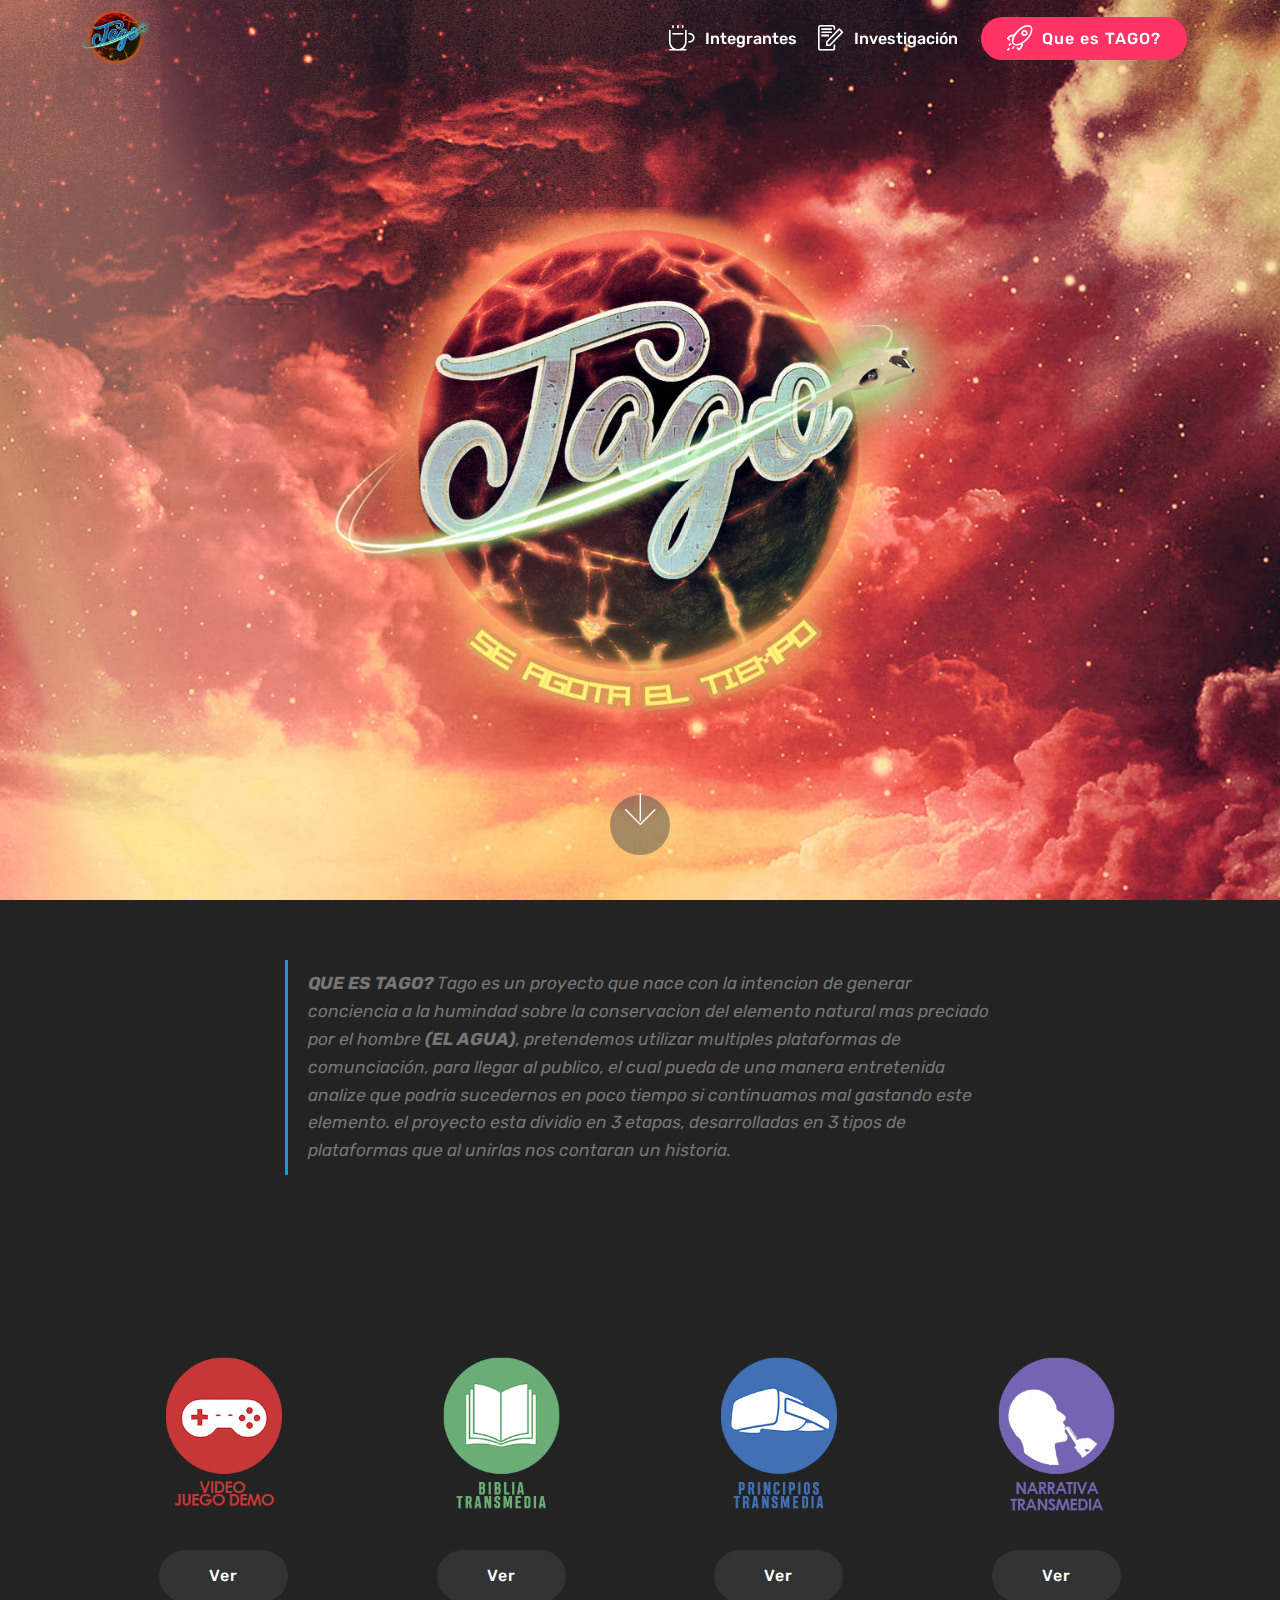
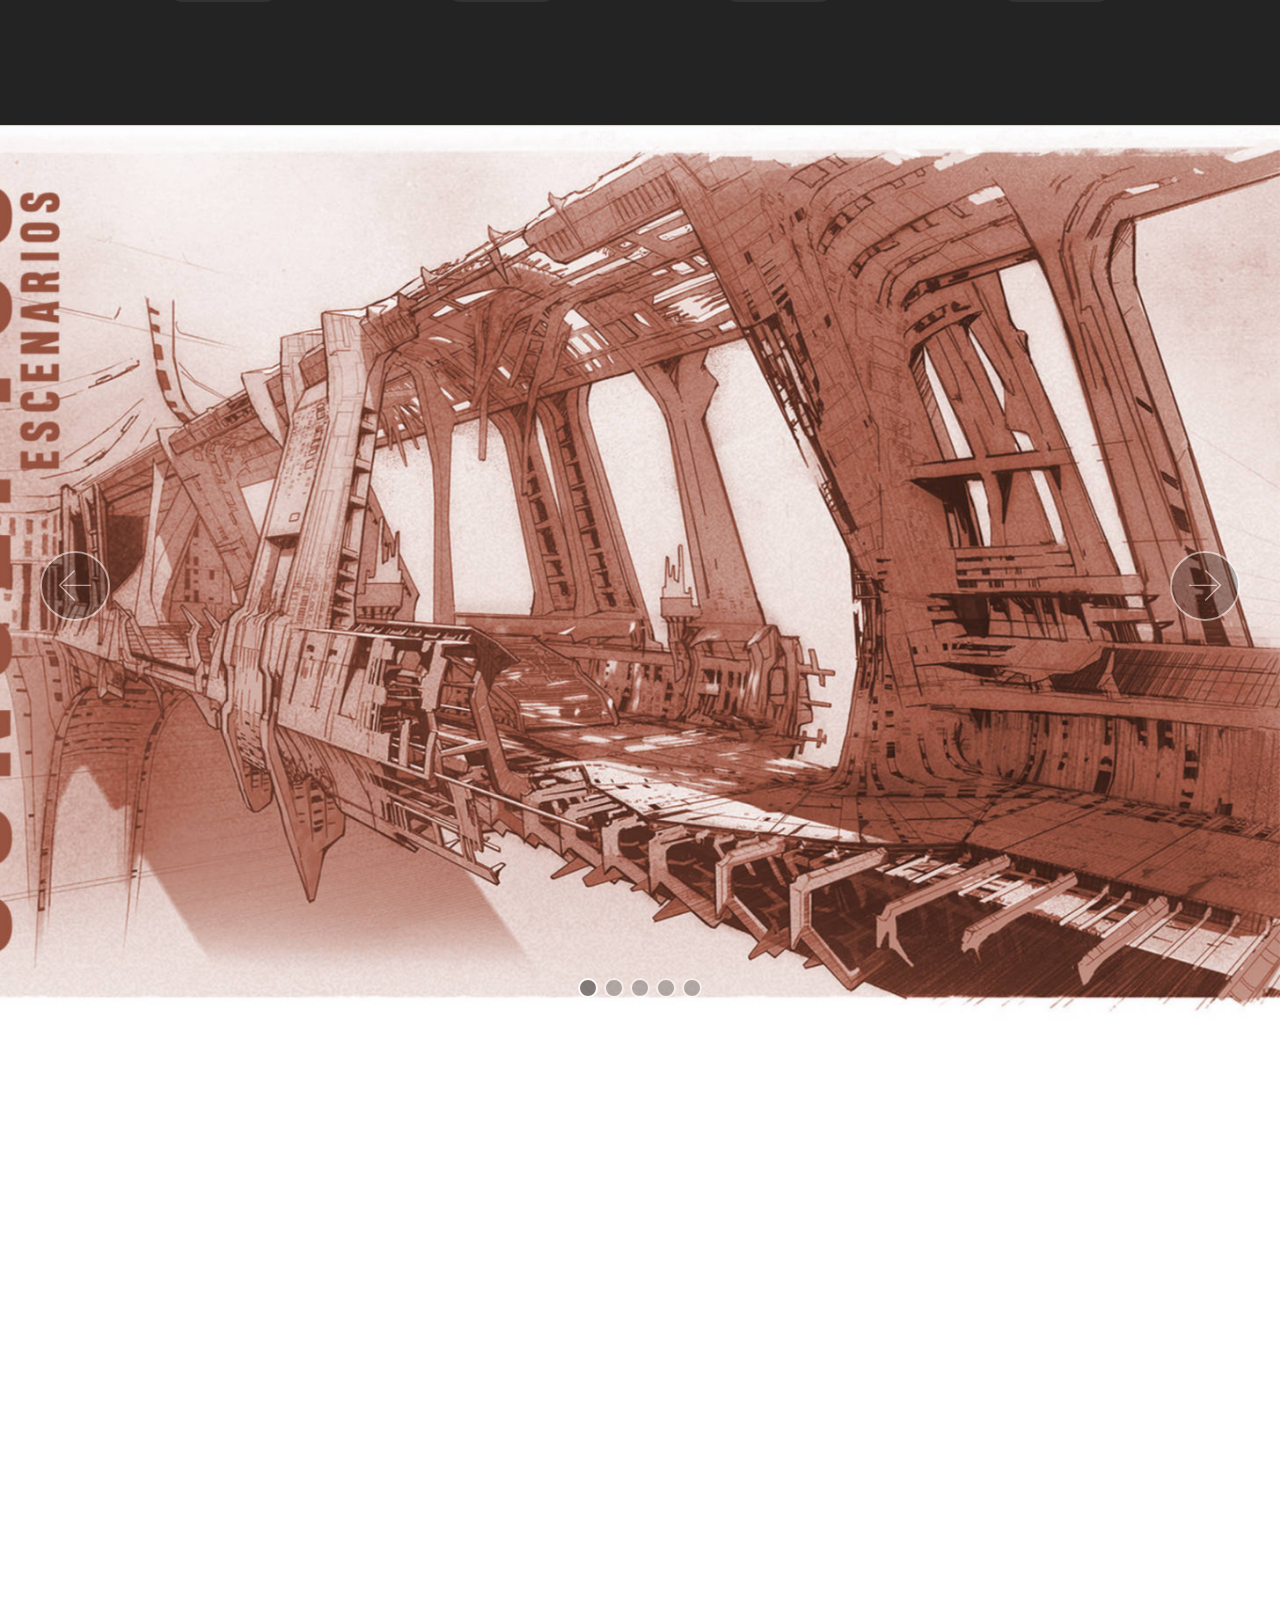
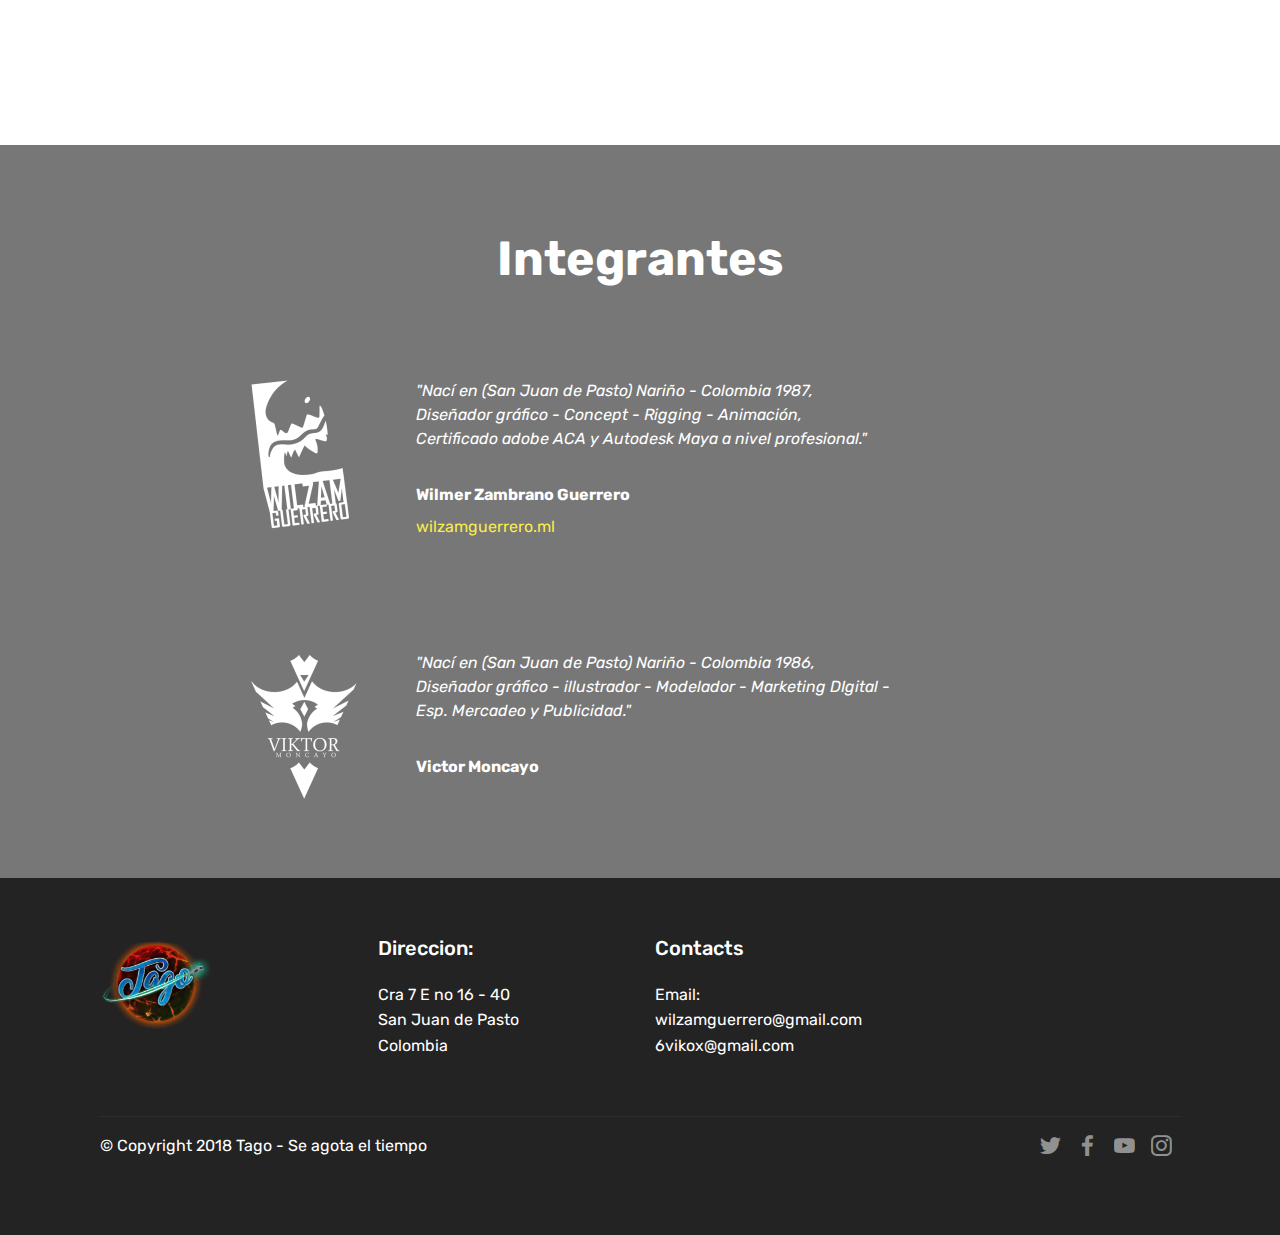
<file: index.html>
<!DOCTYPE html>
<html >
<head>
  <!-- Site made with Mobirise Website Builder v4.8.7, https://mobirise.com -->
  <meta charset="UTF-8">
  <meta http-equiv="X-UA-Compatible" content="IE=edge">
  <meta name="generator" content="Mobirise v4.8.7, mobirise.com">
  <meta name="viewport" content="width=device-width, initial-scale=1, minimum-scale=1">
  <link rel="shortcut icon" href="assets/images/logo-122x105.png" type="image/x-icon">
  <meta name="description" content="">
  <title>tago</title>
  <link rel="stylesheet" href="assets/web/assets/mobirise-icons/mobirise-icons.css">
  <link rel="stylesheet" href="assets/web/assets/mobirise-icons-bold/mobirise-icons-bold.css">
  <link rel="stylesheet" href="assets/tether/tether.min.css">
  <link rel="stylesheet" href="assets/bootstrap/css/bootstrap.min.css">
  <link rel="stylesheet" href="assets/bootstrap/css/bootstrap-grid.min.css">
  <link rel="stylesheet" href="assets/bootstrap/css/bootstrap-reboot.min.css">
  <link rel="stylesheet" href="assets/dropdown/css/style.css">
  <link rel="stylesheet" href="assets/socicon/css/styles.css">
  <link rel="stylesheet" href="assets/theme/css/style.css">
  <link rel="stylesheet" href="assets/mobirise/css/mbr-additional.css" type="text/css">
  
  
  
</head>
<body>

<!-- Google Analytics -->
<!-- Global site tag (gtag.js) - Google Analytics -->
<script async src="https://www.googletagmanager.com/gtag/js?id=UA-122472590-1"></script>
<script>
  window.dataLayer = window.dataLayer || [];
  function gtag(){dataLayer.push(arguments);}
  gtag('js', new Date());

  gtag('config', 'UA-122472590-1');
</script>
<!-- /Google Analytics -->


  <section class="menu cid-qTkzRZLJNu" once="menu" id="menu1-0">

    

    <nav class="navbar navbar-expand beta-menu navbar-dropdown align-items-center navbar-fixed-top navbar-toggleable-sm bg-color transparent">
        <button class="navbar-toggler navbar-toggler-right" type="button" data-toggle="collapse" data-target="#navbarSupportedContent" aria-controls="navbarSupportedContent" aria-expanded="false" aria-label="Toggle navigation">
            <div class="hamburger">
                <span></span>
                <span></span>
                <span></span>
                <span></span>
            </div>
        </button>
        <div class="menu-logo">
            <div class="navbar-brand">
                <span class="navbar-logo">
                    <a href="https://mobirise.com">
                         <img src="assets/images/logo-122x105.png" alt="Mobirise" title="" style="height: 3.8rem;">
                    </a>
                </span>
                <span class="navbar-caption-wrap"><a class="navbar-caption text-white display-4" href="https://mobirise.com"></a></span>
            </div>
        </div>
        <div class="collapse navbar-collapse" id="navbarSupportedContent">
            <ul class="navbar-nav nav-dropdown" data-app-modern-menu="true"><li class="nav-item"><a class="nav-link link text-white display-4" href="https://mobirise.com"><span class="mbrib-hot-cup mbr-iconfont mbr-iconfont-btn"></span>Integrantes</a></li><li class="nav-item"><a class="nav-link link text-white display-4" href="index.html#features13-d" target="_blank"><span class="mbrib-edit mbr-iconfont mbr-iconfont-btn"></span>
                        Investigación</a></li></ul>
            <div class="navbar-buttons mbr-section-btn"><a class="btn btn-sm btn-secondary display-4" href="index.html#content2-3"><span class="mbrib-rocket mbr-iconfont mbr-iconfont-btn"></span>
                    Que es  TAGO?</a></div>
        </div>
    </nav>
</section>

<section class="engine"><a href="https://mobirise.info/k">how to develop free website</a></section><section class="cid-qTkA127IK8 mbr-fullscreen mbr-parallax-background" id="header2-1">

    

    

    <div class="container align-center">
        <div class="row justify-content-md-center">
            <div class="mbr-white col-md-10">
                
                
                
                
            </div>
        </div>
    </div>
    <div class="mbr-arrow hidden-sm-down" aria-hidden="true">
        <a href="#next">
            <i class="mbri-down mbr-iconfont"></i>
        </a>
    </div>
</section>

<section class="mbr-section article content1 cid-qX9khNvTF7" id="content2-3">

     

    <div class="container">
        <div class="media-container-row">
            <div class="mbr-text col-12 col-md-8 mbr-fonts-style display-7">
                <blockquote> <strong>QUE ES TAGO?</strong>&nbsp;Tago es un proyecto que nace con la intencion de generar conciencia a la humindad sobre la conservacion del elemento natural mas preciado por el hombre <strong>(EL AGUA)</strong>, pretendemos utilizar multiples plataformas de comunciación, para llegar al publico, el cual pueda de una manera entretenida analize que podria sucedernos en poco tiempo si continuamos mal gastando este elemento. el proyecto esta dividio en 3 etapas, desarrolladas en 3 tipos de plataformas que al unirlas nos contaran un historia.</blockquote>
            </div>
        </div>
    </div>
</section>

<section class="features3 cid-qYbPNxofEc" id="features3-f">

    

    
    <div class="container">
        <div class="media-container-row">
            <div class="card p-3 col-12 col-md-6 col-lg-3">
                <div class="card-wrapper">
                    <div class="card-img">
                        <img src="assets/images/video-juego-356x246.png" alt="Mobirise" title="">
                    </div>
                    <div class="card-box">
                        
                        
                    </div>
                    <div class="mbr-section-btn text-center"><a href="proceso.html" class="btn btn-black display-4">
                            Ver</a></div>
                </div>
            </div>

            <div class="card p-3 col-12 col-md-6 col-lg-3">
                <div class="card-wrapper">
                    <div class="card-img">
                        <img src="assets/images/p3d-356x246.png" alt="Mobirise" title="">
                    </div>
                    <div class="card-box">
                        
                        
                    </div>
                    <div class="mbr-section-btn text-center"><a href="assets/files/biblia transmedia para animar.pdf" class="btn btn-black display-4" target="_blank">Ver</a></div>
                </div>
            </div>

            <div class="card p-3 col-12 col-md-6 col-lg-3">
                <div class="card-wrapper">
                    <div class="card-img">
                        <img src="assets/images/p2d-356x246.png" alt="Mobirise" title="">
                    </div>
                    <div class="card-box">
                        
                        
                    </div>
                    <div class="mbr-section-btn text-center"><a href="assets/files/7 principios de jenkins.pdf" class="btn btn-black display-4" target="_blank">Ver</a></div>
                </div>
            </div>

            <div class="card p-3 col-12 col-md-6 col-lg-3">
                <div class="card-wrapper">
                    <div class="card-img">
                        <img src="assets/images/otro-356x246.png" alt="Mobirise" title="">
                    </div>
                    <div class="card-box">
                        
                        
                    </div>
                    <div class="mbr-section-btn text-center"><a href="https://coggle.it/diagram/W0zJhK_5PUqP0Gsd/t/tago-%E2%99%BB/eb6425078e564cf3042be5bce5195feddd6cdeff57b5e2681e85e78a7219d25c" class="btn btn-black display-4">
                            Ver</a></div>
                </div>
            </div>
        </div>
    </div>
</section>

<section class="carousel slide cid-qY7vHoOI8h" data-interval="false" id="slider1-8">

    

    <div class="full-screen"><div class="mbr-slider slide carousel" data-pause="true" data-keyboard="false" data-ride="carousel" data-interval="4000"><ol class="carousel-indicators"><li data-app-prevent-settings="" data-target="#slider1-8" class=" active" data-slide-to="0"></li><li data-app-prevent-settings="" data-target="#slider1-8" data-slide-to="1"></li><li data-app-prevent-settings="" data-target="#slider1-8" data-slide-to="2"></li><li data-app-prevent-settings="" data-target="#slider1-8" data-slide-to="3"></li><li data-app-prevent-settings="" data-target="#slider1-8" data-slide-to="4"></li></ol><div class="carousel-inner" role="listbox"><div class="carousel-item slider-fullscreen-image active" data-bg-video-slide="false" style="background-image: url(assets/images/a3c-2000x1023.jpg);"><div class="container container-slide"><div class="image_wrapper"><img src="assets/images/a3c-2000x1023.jpg"><div class="carousel-caption justify-content-center"><div class="col-10 align-center"></div></div></div></div></div><div class="carousel-item slider-fullscreen-image" data-bg-video-slide="false" style="background-image: url(assets/images/a2c-2000x1023.jpg);"><div class="container container-slide"><div class="image_wrapper"><img src="assets/images/a2c-2000x1023.jpg"><div class="carousel-caption justify-content-center"><div class="col-10 align-left"></div></div></div></div></div><div class="carousel-item slider-fullscreen-image" data-bg-video-slide="false" style="background-image: url(assets/images/a1c-2000x1023.jpg);"><div class="container container-slide"><div class="image_wrapper"><img src="assets/images/a1c-2000x1023.jpg"><div class="carousel-caption justify-content-center"><div class="col-10 align-center"></div></div></div></div></div><div class="carousel-item slider-fullscreen-image" data-bg-video-slide="false" style="background-image: url(assets/images/a5c-2000x1023.jpg);"><div class="container container-slide"><div class="image_wrapper"><img src="assets/images/a5c-2000x1023.jpg"><div class="carousel-caption justify-content-center"><div class="col-10 align-center"></div></div></div></div></div><div class="carousel-item slider-fullscreen-image" data-bg-video-slide="false" style="background-image: url(assets/images/a6g-2000x1023.jpg);"><div class="container container-slide"><div class="image_wrapper"><img src="assets/images/a6g-2000x1023.jpg"><div class="carousel-caption justify-content-center"><div class="col-10 align-center"></div></div></div></div></div></div><a data-app-prevent-settings="" class="carousel-control carousel-control-prev" role="button" data-slide="prev" href="#slider1-8"><span aria-hidden="true" class="mbri-left mbr-iconfont"></span><span class="sr-only">Previous</span></a><a data-app-prevent-settings="" class="carousel-control carousel-control-next" role="button" data-slide="next" href="#slider1-8"><span aria-hidden="true" class="mbri-right mbr-iconfont"></span><span class="sr-only">Next</span></a></div></div>

</section>

<section class="cid-qY6Ty4l1Tb" id="video2-4">

    
    
    <figure class="mbr-figure align-center">
        <div class="video-block" style="width: 100%;">
            <div><iframe class="mbr-embedded-video" src="https://www.youtube.com/embed/VL1zJv7vm3c?rel=0&amp;amp;showinfo=0&amp;autoplay=0&amp;loop=0" width="1280" height="720" frameborder="0" allowfullscreen></iframe></div>
        </div>
    </figure>
</section>

<section class="testimonials4 cid-qY87JSyHvQ mbr-parallax-background" id="testimonials4-c">

  

  <div class="mbr-overlay" style="opacity: 0.5; background-color: rgb(0, 0, 0);">
  </div>
  <div class="container">
    <h2 class="pb-3 mbr-fonts-style mbr-white align-center display-2"><strong>
        Integrantes</strong></h2>
    
    <div class="col-md-10 testimonials-container"> 
      

      
    <div class="testimonials-item">
        <div class="user row">
          <div class="col-lg-3 col-md-4">
            <div class="user_image">
              <img src="assets/images/logowz-300x300.png" alt="" title="">
            </div>
          </div>
          <div class="testimonials-caption col-lg-9 col-md-8">
            <div class="user_text ">
              <p class="mbr-fonts-style  display-7">
                 <em>"Nací en (San Juan de Pasto) Nariño - Colombia 1987, 
<br>Diseñador gráfico - Concept - Rigging - Animación, 
<br>Certificado adobe ACA y Autodesk Maya a nivel profesional."</em>
              </p>
            </div>
            <div class="user_name mbr-bold mbr-fonts-style align-left pt-3 display-7">
                 Wilmer Zambrano Guerrero</div>
            <div class="user_desk mbr-light mbr-fonts-style align-left pt-2 display-7"><a href="http://wilzamguerrero.ml/" target="_blank" class="text-success">wilzamguerrero.ml</a></div>
          </div>
        </div>
      </div><div class="testimonials-item">
        <div class="user row">
          <div class="col-lg-3 col-md-4">
            <div class="user_image">
              <img src="assets/images/logovk-300x300.png" alt="" title="">
            </div>
          </div>
          <div class="testimonials-caption col-lg-9 col-md-8">
            <div class="user_text ">
              <p class="mbr-fonts-style  display-7"><em>"Nací en (San Juan de Pasto) Nariño - Colombia 1986, 
<br>Diseñador gráfico - illustrador - Modelador - Marketing DIgital - &nbsp;<br>Esp. Mercadeo y Publicidad."</em></p>
            </div>
            <div class="user_name mbr-bold mbr-fonts-style align-left pt-3 display-7">
                 Victor Moncayo</div>
            <div class="user_desk mbr-light mbr-fonts-style align-left pt-2 display-7"></div>
          </div>
        </div>
      </div></div>
  </div>
</section>

<section class="cid-qTkAaeaxX5" id="footer1-2">

    

    

    <div class="container">
        <div class="media-container-row content text-white">
            <div class="col-12 col-md-3">
                <div class="media-wrap">
                    <a href="https://mobirise.com/">
                        <img src="assets/images/logo-192x166.png" alt="Mobirise" title="">
                    </a>
                </div>
            </div>
            <div class="col-12 col-md-3 mbr-fonts-style display-7">
                <h5 class="pb-3">
                    Direccion:</h5>
                <p class="mbr-text">Cra 7 E no 16 - 40<br>San Juan de Pasto<br>Colombia</p>
            </div>
            <div class="col-12 col-md-3 mbr-fonts-style display-7">
                <h5 class="pb-3">
                    Contacts
                </h5>
                <p class="mbr-text">
                    Email: wilzamguerrero@gmail.com<br>6vikox@gmail.com<br> &nbsp; &nbsp; &nbsp; &nbsp; &nbsp; &nbsp; &nbsp; &nbsp; &nbsp; &nbsp;&nbsp;<br></p>
            </div>
            <div class="col-12 col-md-3 mbr-fonts-style display-7">
                <h5 class="pb-3"></h5>
                <p class="mbr-text"></p>
            </div>
        </div>
        <div class="footer-lower">
            <div class="media-container-row">
                <div class="col-sm-12">
                    <hr>
                </div>
            </div>
            <div class="media-container-row mbr-white">
                <div class="col-sm-6 copyright">
                    <p class="mbr-text mbr-fonts-style display-7">
                        © Copyright 2018 Tago - Se agota el tiempo</p>
                </div>
                <div class="col-md-6">
                    <div class="social-list align-right">
                        <div class="soc-item">
                            <a href="https://twitter.com/mobirise" target="_blank">
                                <span class="socicon-twitter socicon mbr-iconfont mbr-iconfont-social"></span>
                            </a>
                        </div>
                        <div class="soc-item">
                            <a href="https://www.facebook.com/pages/Mobirise/1616226671953247" target="_blank">
                                <span class="socicon-facebook socicon mbr-iconfont mbr-iconfont-social"></span>
                            </a>
                        </div>
                        <div class="soc-item">
                            <a href="https://www.youtube.com/c/mobirise" target="_blank">
                                <span class="socicon-youtube socicon mbr-iconfont mbr-iconfont-social"></span>
                            </a>
                        </div>
                        <div class="soc-item">
                            <a href="https://instagram.com/mobirise" target="_blank">
                                <span class="socicon-instagram socicon mbr-iconfont mbr-iconfont-social"></span>
                            </a>
                        </div>
                        
                        
                    </div>
                </div>
            </div>
        </div>
    </div>
</section>


  <script src="assets/web/assets/jquery/jquery.min.js"></script>
  <script src="assets/popper/popper.min.js"></script>
  <script src="assets/tether/tether.min.js"></script>
  <script src="assets/bootstrap/js/bootstrap.min.js"></script>
  <script src="assets/dropdown/js/script.min.js"></script>
  <script src="assets/touchswipe/jquery.touch-swipe.min.js"></script>
  <script src="assets/ytplayer/jquery.mb.ytplayer.min.js"></script>
  <script src="assets/vimeoplayer/jquery.mb.vimeo_player.js"></script>
  <script src="assets/smoothscroll/smooth-scroll.js"></script>
  <script src="assets/bootstrapcarouselswipe/bootstrap-carousel-swipe.js"></script>
  <script src="assets/parallax/jarallax.min.js"></script>
  <script src="assets/theme/js/script.js"></script>
  <script src="assets/slidervideo/script.js"></script>
  
  
</body>
</html>
</file>
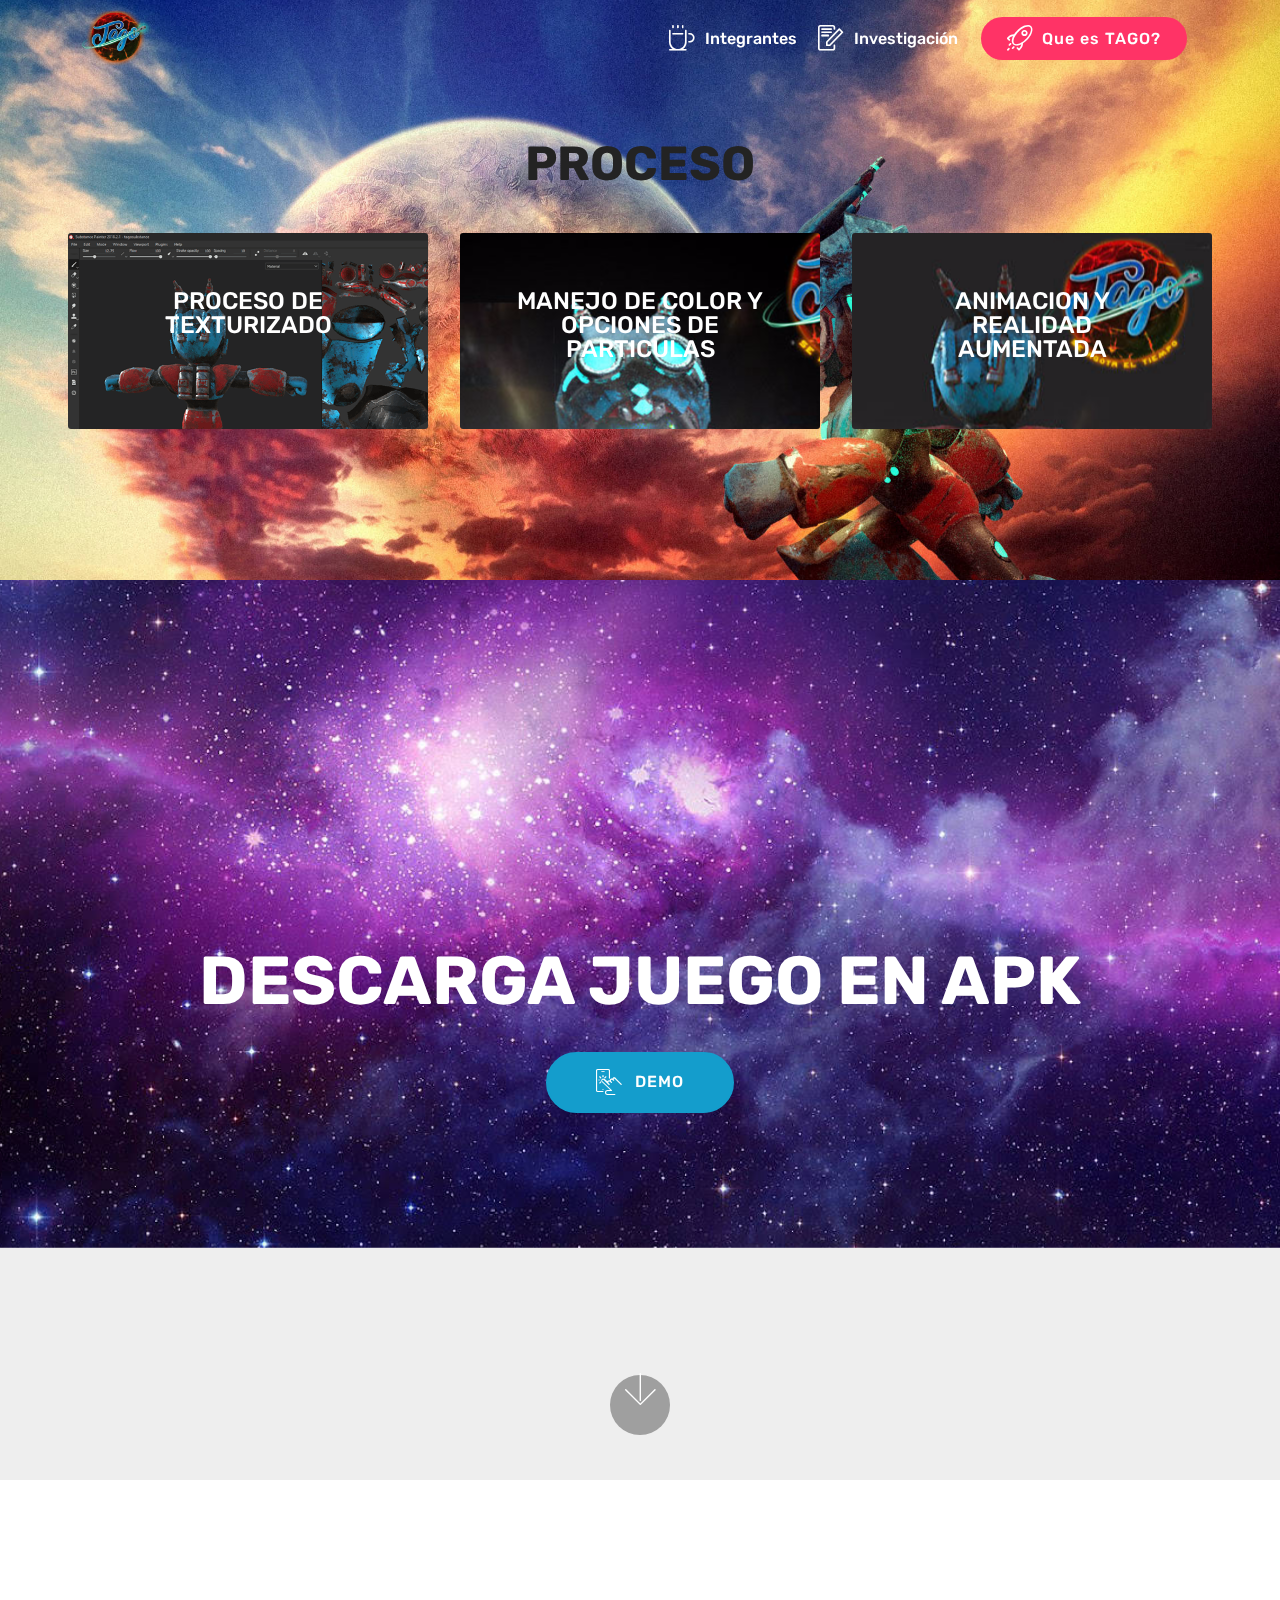
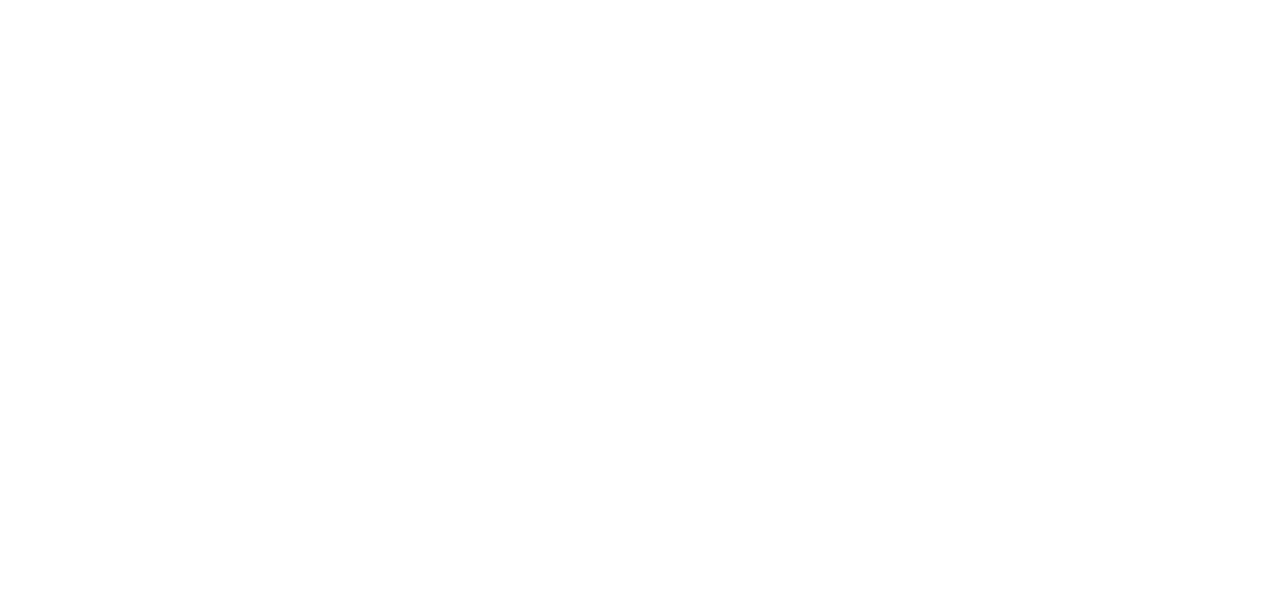
<file: proceso.html>
<!DOCTYPE html>
<html >
<head>
  <!-- Site made with Mobirise Website Builder v4.8.7, https://mobirise.com -->
  <meta charset="UTF-8">
  <meta http-equiv="X-UA-Compatible" content="IE=edge">
  <meta name="generator" content="Mobirise v4.8.7, mobirise.com">
  <meta name="viewport" content="width=device-width, initial-scale=1, minimum-scale=1">
  <link rel="shortcut icon" href="assets/images/logo-122x105.png" type="image/x-icon">
  <meta name="description" content="Proceso
">
  <title>Proceso</title>
  <link rel="stylesheet" href="assets/web/assets/mobirise-icons/mobirise-icons.css">
  <link rel="stylesheet" href="assets/web/assets/mobirise-icons-bold/mobirise-icons-bold.css">
  <link rel="stylesheet" href="assets/tether/tether.min.css">
  <link rel="stylesheet" href="assets/bootstrap/css/bootstrap.min.css">
  <link rel="stylesheet" href="assets/bootstrap/css/bootstrap-grid.min.css">
  <link rel="stylesheet" href="assets/bootstrap/css/bootstrap-reboot.min.css">
  <link rel="stylesheet" href="assets/dropdown/css/style.css">
  <link rel="stylesheet" href="assets/theme/css/style.css">
  <link rel="stylesheet" href="assets/mobirise/css/mbr-additional.css" type="text/css">
  
  
  
</head>
<body>

<!-- Google Analytics -->
<!-- Global site tag (gtag.js) - Google Analytics -->
<script async src="https://www.googletagmanager.com/gtag/js?id=UA-122472590-1"></script>
<script>
  window.dataLayer = window.dataLayer || [];
  function gtag(){dataLayer.push(arguments);}
  gtag('js', new Date());

  gtag('config', 'UA-122472590-1');
</script>
<!-- /Google Analytics -->


  <section class="menu cid-qTkzRZLJNu" once="menu" id="menu1-h">

    

    <nav class="navbar navbar-expand beta-menu navbar-dropdown align-items-center navbar-fixed-top navbar-toggleable-sm bg-color transparent">
        <button class="navbar-toggler navbar-toggler-right" type="button" data-toggle="collapse" data-target="#navbarSupportedContent" aria-controls="navbarSupportedContent" aria-expanded="false" aria-label="Toggle navigation">
            <div class="hamburger">
                <span></span>
                <span></span>
                <span></span>
                <span></span>
            </div>
        </button>
        <div class="menu-logo">
            <div class="navbar-brand">
                <span class="navbar-logo">
                    <a href="https://mobirise.com">
                         <img src="assets/images/logo-122x105.png" alt="Mobirise" title="" style="height: 3.8rem;">
                    </a>
                </span>
                <span class="navbar-caption-wrap"><a class="navbar-caption text-white display-4" href="https://mobirise.com"></a></span>
            </div>
        </div>
        <div class="collapse navbar-collapse" id="navbarSupportedContent">
            <ul class="navbar-nav nav-dropdown" data-app-modern-menu="true"><li class="nav-item"><a class="nav-link link text-white display-4" href="https://mobirise.com"><span class="mbrib-hot-cup mbr-iconfont mbr-iconfont-btn"></span>Integrantes</a></li><li class="nav-item"><a class="nav-link link text-white display-4" href="index.html#features13-d" target="_blank"><span class="mbrib-edit mbr-iconfont mbr-iconfont-btn"></span>
                        Investigación</a></li></ul>
            <div class="navbar-buttons mbr-section-btn"><a class="btn btn-sm btn-secondary display-4" href="index.html#content2-3"><span class="mbrib-rocket mbr-iconfont mbr-iconfont-btn"></span>
                    Que es  TAGO?</a></div>
        </div>
    </nav>
</section>

<section class="engine"><a href="https://mobirise.info/g">build your own website for free</a></section><section class="features13 cid-r8HEcqbZl5 mbr-parallax-background" id="features13-j">

    

    
    <div class="container">
        <h2 class="mbr-section-title pb-3 mbr-fonts-style display-2"><strong>
            PROCESO</strong></h2>

        <div class="media-container-row container">
            <div class="card col-12 col-md-6 p-5 m-3 align-center col-lg-4">
                <div class="card-img">
                    <img src="assets/images/45466191-338480640251381-8532202088283766784-n-960x558.png" alt="Mobirise" title="">
                </div>
                <h4 class="card-title py-2 mbr-fonts-style display-5">
                    PROCESO DE TEXTURIZADO</h4>
                <p class="mbr-text mbr-fonts-style display-7"></p>
            </div>
            <div class="card col-12 col-md-6 p-5 m-3 align-center col-lg-4">
                <div class="card-img">
                    <img src="assets/images/poster-2-663x963.jpg" alt="Mobirise" title="">
                </div>
                <h4 class="card-title py-2 mbr-fonts-style display-5">
                    MANEJO DE COLOR Y OPCIONES DE PARTICULAS</h4>
                <p class="mbr-text mbr-fonts-style display-4"></p>
            </div>
            <div class="card col-12 col-md-6 p-5 m-3 align-center col-lg-4">
                <div class="card-img">
                    <img src="assets/images/poster-1-384x499.jpg" alt="Mobirise" title="">
                </div>
                <h4 class="card-title py-2 mbr-fonts-style display-5">ANIMACION Y REALIDAD AUMENTADA</h4>
                <p class="mbr-text mbr-fonts-style display-7"></p>
            </div>    
        </div>
</div></section>

<section class="cid-r8HH5wshns mbr-fullscreen mbr-parallax-background" id="header2-k">

    

    

    <div class="container align-center">
        <div class="row justify-content-md-center">
            <div class="mbr-white col-md-10">
                <h1 class="mbr-section-title mbr-bold pb-3 mbr-fonts-style display-1">
                    DESCARGA JUEGO EN APK</h1>
                
                
                <div class="mbr-section-btn"><a class="btn btn-md btn-primary display-4" href="https://drive.google.com/file/d/1ZRUL9iaS4PERTolaBx00gbSaHcXWR1kC/view?usp=sharing" target="_blank"><span class="mbri-touch mbr-iconfont mbr-iconfont-btn"></span>DEMO</a></div>
            </div>
        </div>
    </div>
    <div class="mbr-arrow hidden-sm-down" aria-hidden="true">
        <a href="#next">
            <i class="mbri-down mbr-iconfont"></i>
        </a>
    </div>
</section>

<section class="cid-r8HK5bvzth" id="video2-p">

    
    
    <figure class="mbr-figure align-center">
        <div class="video-block" style="width: 100%;">
            <div><iframe class="mbr-embedded-video" src="https://www.youtube.com/embed/TVNjEcXGDuc?rel=0&amp;amp;showinfo=0&amp;autoplay=1&amp;loop=1&amp;playlist=TVNjEcXGDuc" width="1280" height="720" frameborder="0" allowfullscreen></iframe></div>
        </div>
    </figure>
</section>


  <script src="assets/web/assets/jquery/jquery.min.js"></script>
  <script src="assets/tether/tether.min.js"></script>
  <script src="assets/popper/popper.min.js"></script>
  <script src="assets/bootstrap/js/bootstrap.min.js"></script>
  <script src="assets/dropdown/js/script.min.js"></script>
  <script src="assets/touchswipe/jquery.touch-swipe.min.js"></script>
  <script src="assets/parallax/jarallax.min.js"></script>
  <script src="assets/smoothscroll/smooth-scroll.js"></script>
  <script src="assets/theme/js/script.js"></script>
  
  
</body>
</html>
</file>
<file: assets/web/assets/mobirise-icons/mobirise-icons.css>
@font-face {
  font-family: 'MobiriseIcons';
  src:  url('mobirise-icons.eot?spat4u');
  src:  url('mobirise-icons.eot?spat4u#iefix') format('embedded-opentype'),
    url('mobirise-icons.ttf?spat4u') format('truetype'),
    url('mobirise-icons.woff?spat4u') format('woff'),
    url('mobirise-icons.svg?spat4u#MobiriseIcons') format('svg');
  font-weight: normal;
  font-style: normal;
}

[class^="mbri-"], [class*=" mbri-"] {
  /* use !important to prevent issues with browser extensions that change fonts */
  font-family: MobiriseIcons !important;
  speak: none;
  font-style: normal;
  font-weight: normal;
  font-variant: normal;
  text-transform: none;
  line-height: 1;

  /* Better Font Rendering =========== */
  -webkit-font-smoothing: antialiased;
  -moz-osx-font-smoothing: grayscale;
}

.mbri-add-submenu:before {
  content: "\e900";
}
.mbri-alert:before {
  content: "\e901";
}
.mbri-align-center:before {
  content: "\e902";
}
.mbri-align-justify:before {
  content: "\e903";
}
.mbri-align-left:before {
  content: "\e904";
}
.mbri-align-right:before {
  content: "\e905";
}
.mbri-android:before {
  content: "\e906";
}
.mbri-apple:before {
  content: "\e907";
}
.mbri-arrow-down:before {
  content: "\e908";
}
.mbri-arrow-next:before {
  content: "\e909";
}
.mbri-arrow-prev:before {
  content: "\e90a";
}
.mbri-arrow-up:before {
  content: "\e90b";
}
.mbri-bold:before {
  content: "\e90c";
}
.mbri-bookmark:before {
  content: "\e90d";
}
.mbri-bootstrap:before {
  content: "\e90e";
}
.mbri-briefcase:before {
  content: "\e90f";
}
.mbri-browse:before {
  content: "\e910";
}
.mbri-bulleted-list:before {
  content: "\e911";
}
.mbri-calendar:before {
  content: "\e912";
}
.mbri-camera:before {
  content: "\e913";
}
.mbri-cart-add:before {
  content: "\e914";
}
.mbri-cart-full:before {
  content: "\e915";
}
.mbri-cash:before {
  content: "\e916";
}
.mbri-change-style:before {
  content: "\e917";
}
.mbri-chat:before {
  content: "\e918";
}
.mbri-clock:before {
  content: "\e919";
}
.mbri-close:before {
  content: "\e91a";
}
.mbri-cloud:before {
  content: "\e91b";
}
.mbri-code:before {
  content: "\e91c";
}
.mbri-contact-form:before {
  content: "\e91d";
}
.mbri-credit-card:before {
  content: "\e91e";
}
.mbri-cursor-click:before {
  content: "\e91f";
}
.mbri-cust-feedback:before {
  content: "\e920";
}
.mbri-database:before {
  content: "\e921";
}
.mbri-delivery:before {
  content: "\e922";
}
.mbri-desktop:before {
  content: "\e923";
}
.mbri-devices:before {
  content: "\e924";
}
.mbri-down:before {
  content: "\e925";
}
.mbri-download:before {
  content: "\e989";
}
.mbri-drag-n-drop:before {
  content: "\e927";
}
.mbri-drag-n-drop2:before {
  content: "\e928";
}
.mbri-edit:before {
  content: "\e929";
}
.mbri-edit2:before {
  content: "\e92a";
}
.mbri-error:before {
  content: "\e92b";
}
.mbri-extension:before {
  content: "\e92c";
}
.mbri-features:before {
  content: "\e92d";
}
.mbri-file:before {
  content: "\e92e";
}
.mbri-flag:before {
  content: "\e92f";
}
.mbri-folder:before {
  content: "\e930";
}
.mbri-gift:before {
  content: "\e931";
}
.mbri-github:before {
  content: "\e932";
}
.mbri-globe:before {
  content: "\e933";
}
.mbri-globe-2:before {
  content: "\e934";
}
.mbri-growing-chart:before {
  content: "\e935";
}
.mbri-hearth:before {
  content: "\e936";
}
.mbri-help:before {
  content: "\e937";
}
.mbri-home:before {
  content: "\e938";
}
.mbri-hot-cup:before {
  content: "\e939";
}
.mbri-idea:before {
  content: "\e93a";
}
.mbri-image-gallery:before {
  content: "\e93b";
}
.mbri-image-slider:before {
  content: "\e93c";
}
.mbri-info:before {
  content: "\e93d";
}
.mbri-italic:before {
  content: "\e93e";
}
.mbri-key:before {
  content: "\e93f";
}
.mbri-laptop:before {
  content: "\e940";
}
.mbri-layers:before {
  content: "\e941";
}
.mbri-left-right:before {
  content: "\e942";
}
.mbri-left:before {
  content: "\e943";
}
.mbri-letter:before {
  content: "\e944";
}
.mbri-like:before {
  content: "\e945";
}
.mbri-link:before {
  content: "\e946";
}
.mbri-lock:before {
  content: "\e947";
}
.mbri-login:before {
  content: "\e948";
}
.mbri-logout:before {
  content: "\e949";
}
.mbri-magic-stick:before {
  content: "\e94a";
}
.mbri-map-pin:before {
  content: "\e94b";
}
.mbri-menu:before {
  content: "\e94c";
}
.mbri-mobile:before {
  content: "\e94d";
}
.mbri-mobile2:before {
  content: "\e94e";
}
.mbri-mobirise:before {
  content: "\e94f";
}
.mbri-more-horizontal:before {
  content: "\e950";
}
.mbri-more-vertical:before {
  content: "\e951";
}
.mbri-music:before {
  content: "\e952";
}
.mbri-new-file:before {
  content: "\e953";
}
.mbri-numbered-list:before {
  content: "\e954";
}
.mbri-opened-folder:before {
  content: "\e955";
}
.mbri-pages:before {
  content: "\e956";
}
.mbri-paper-plane:before {
  content: "\e957";
}
.mbri-paperclip:before {
  content: "\e958";
}
.mbri-photo:before {
  content: "\e959";
}
.mbri-photos:before {
  content: "\e95a";
}
.mbri-pin:before {
  content: "\e95b";
}
.mbri-play:before {
  content: "\e95c";
}
.mbri-plus:before {
  content: "\e95d";
}
.mbri-preview:before {
  content: "\e95e";
}
.mbri-print:before {
  content: "\e95f";
}
.mbri-protect:before {
  content: "\e960";
}
.mbri-question:before {
  content: "\e961";
}
.mbri-quote-left:before {
  content: "\e962";
}
.mbri-quote-right:before {
  content: "\e963";
}
.mbri-refresh:before {
  content: "\e964";
}
.mbri-responsive:before {
  content: "\e965";
}
.mbri-right:before {
  content: "\e966";
}
.mbri-rocket:before {
  content: "\e967";
}
.mbri-sad-face:before {
  content: "\e968";
}
.mbri-sale:before {
  content: "\e969";
}
.mbri-save:before {
  content: "\e96a";
}
.mbri-search:before {
  content: "\e96b";
}
.mbri-setting:before {
  content: "\e96c";
}
.mbri-setting2:before {
  content: "\e96d";
}
.mbri-setting3:before {
  content: "\e96e";
}
.mbri-share:before {
  content: "\e96f";
}
.mbri-shopping-bag:before {
  content: "\e970";
}
.mbri-shopping-basket:before {
  content: "\e971";
}
.mbri-shopping-cart:before {
  content: "\e972";
}
.mbri-sites:before {
  content: "\e973";
}
.mbri-smile-face:before {
  content: "\e974";
}
.mbri-speed:before {
  content: "\e975";
}
.mbri-star:before {
  content: "\e976";
}
.mbri-success:before {
  content: "\e977";
}
.mbri-sun:before {
  content: "\e978";
}
.mbri-sun2:before {
  content: "\e979";
}
.mbri-tablet:before {
  content: "\e97a";
}
.mbri-tablet-vertical:before {
  content: "\e97b";
}
.mbri-target:before {
  content: "\e97c";
}
.mbri-timer:before {
  content: "\e97d";
}
.mbri-to-ftp:before {
  content: "\e97e";
}
.mbri-to-local-drive:before {
  content: "\e97f";
}
.mbri-touch-swipe:before {
  content: "\e980";
}
.mbri-touch:before {
  content: "\e981";
}
.mbri-trash:before {
  content: "\e982";
}
.mbri-underline:before {
  content: "\e983";
}
.mbri-unlink:before {
  content: "\e984";
}
.mbri-unlock:before {
  content: "\e985";
}
.mbri-up-down:before {
  content: "\e986";
}
.mbri-up:before {
  content: "\e987";
}
.mbri-update:before {
  content: "\e988";
}
.mbri-upload:before {
 content: "\e926"; 
}
.mbri-user:before {
  content: "\e98a";
}
.mbri-user2:before {
  content: "\e98b";
}
.mbri-users:before {
  content: "\e98c";
}
.mbri-video:before {
  content: "\e98d";
}
.mbri-video-play:before {
  content: "\e98e";
}
.mbri-watch:before {
  content: "\e98f";
}
.mbri-website-theme:before {
  content: "\e990";
}
.mbri-wifi:before {
  content: "\e991";
}
.mbri-windows:before {
  content: "\e992";
}
.mbri-zoom-out:before {
  content: "\e993";
}
.mbri-redo:before {
  content: "\e994";
}
.mbri-undo:before {
  content: "\e995";
}
</file>
<file: assets/web/assets/mobirise-icons-bold/mobirise-icons-bold.css>
@font-face {
  font-family: 'mobirise-icons-bold';
  src:  url('mobirise-icons-bold.eot?m1l4yr');
  src:  url('mobirise-icons-bold.eot?m1l4yr#iefix') format('embedded-opentype'),
    url('mobirise-icons-bold.ttf?m1l4yr') format('truetype'),
    url('mobirise-icons-bold.woff?m1l4yr') format('woff'),
    url('mobirise-icons-bold.svg?m1l4yr#mobirise-icons-bold') format('svg');
  font-weight: normal;
  font-style: normal;
}

[class^="mbrib-"], [class*="mbrib-"] {
  /* use !important to prevent issues with browser extensions that change fonts */
  font-family: 'mobirise-icons-bold' !important;
  speak: none;
  font-style: normal;
  font-weight: normal;
  font-variant: normal;
  text-transform: none;
  line-height: 1;

  /* Better Font Rendering =========== */
  -webkit-font-smoothing: antialiased;
  -moz-osx-font-smoothing: grayscale;
}

.mbrib-add-submenu:before {
  content: "\e900";
}
.mbrib-alert:before {
  content: "\e901";
}
.mbrib-align-center:before {
  content: "\e902";
}
.mbrib-align-justify:before {
  content: "\e903";
}
.mbrib-align-left:before {
  content: "\e904";
}
.mbrib-align-right:before {
  content: "\e905";
}
.mbrib-android:before {
  content: "\e906";
}
.mbrib-apple:before {
  content: "\e907";
}
.mbrib-arrow-down:before {
  content: "\e908";
}
.mbrib-arrow-next:before {
  content: "\e909";
}
.mbrib-arrow-prev:before {
  content: "\e90a";
}
.mbrib-arrow-up:before {
  content: "\e90b";
}
.mbrib-bold:before {
  content: "\e90c";
}
.mbrib-bookmark:before {
  content: "\e90d";
}
.mbrib-bootstrap:before {
  content: "\e90e";
}
.mbrib-briefcase:before {
  content: "\e90f";
}
.mbrib-browse:before {
  content: "\e910";
}
.mbrib-bulleted-list:before {
  content: "\e911";
}
.mbrib-calendar:before {
  content: "\e912";
}
.mbrib-camera:before {
  content: "\e913";
}
.mbrib-cart-add:before {
  content: "\e914";
}
.mbrib-cart-full:before {
  content: "\e915";
}
.mbrib-cash:before {
  content: "\e916";
}
.mbrib-change-style:before {
  content: "\e917";
}
.mbrib-chat:before {
  content: "\e918";
}
.mbrib-clock:before {
  content: "\e919";
}
.mbrib-close:before {
  content: "\e91a";
}
.mbrib-cloud:before {
  content: "\e91b";
}
.mbrib-code:before {
  content: "\e91c";
}
.mbrib-contact-form:before {
  content: "\e91d";
}
.mbrib-credit-card:before {
  content: "\e91e";
}
.mbrib-cursor-click:before {
  content: "\e91f";
}
.mbrib-cust-feedback:before {
  content: "\e920";
}
.mbrib-database:before {
  content: "\e921";
}
.mbrib-delivery:before {
  content: "\e922";
}
.mbrib-desktop:before {
  content: "\e923";
}
.mbrib-devices:before {
  content: "\e924";
}
.mbrib-down:before {
  content: "\e925";
}
.mbrib-download:before {
  content: "\e926";
}
.mbrib-drag-n-drop:before {
  content: "\e927";
}
.mbrib-drag-n-drop2:before {
  content: "\e928";
}
.mbrib-edit:before {
  content: "\e929";
}
.mbrib-edit2:before {
  content: "\e92a";
}
.mbrib-error:before {
  content: "\e92b";
}
.mbrib-extension:before {
  content: "\e92c";
}
.mbrib-features:before {
  content: "\e92d";
}
.mbrib-file:before {
  content: "\e92e";
}
.mbrib-flag:before {
  content: "\e92f";
}
.mbrib-folder:before {
  content: "\e930";
}
.mbrib-gift:before {
  content: "\e931";
}
.mbrib-github:before {
  content: "\e932";
}
.mbrib-globe-2:before {
  content: "\e933";
}
.mbrib-globe:before {
  content: "\e934";
}
.mbrib-growing-chart:before {
  content: "\e935";
}
.mbrib-hearth:before {
  content: "\e936";
}
.mbrib-help:before {
  content: "\e937";
}
.mbrib-home:before {
  content: "\e938";
}
.mbrib-hot-cup:before {
  content: "\e939";
}
.mbrib-idea:before {
  content: "\e93a";
}
.mbrib-image-gallery:before {
  content: "\e93b";
}
.mbrib-image-slider:before {
  content: "\e93c";
}
.mbrib-info:before {
  content: "\e93d";
}
.mbrib-italic:before {
  content: "\e93e";
}
.mbrib-key:before {
  content: "\e93f";
}
.mbrib-laptop:before {
  content: "\e940";
}
.mbrib-layers:before {
  content: "\e941";
}
.mbrib-left-right:before {
  content: "\e942";
}
.mbrib-left:before {
  content: "\e943";
}
.mbrib-letter:before {
  content: "\e944";
}
.mbrib-like:before {
  content: "\e945";
}
.mbrib-link:before {
  content: "\e946";
}
.mbrib-lock:before {
  content: "\e947";
}
.mbrib-login:before {
  content: "\e948";
}
.mbrib-logout:before {
  content: "\e949";
}
.mbrib-magic-stick:before {
  content: "\e94a";
}
.mbrib-map-pin:before {
  content: "\e94b";
}
.mbrib-menu:before {
  content: "\e94c";
}
.mbrib-mobile:before {
  content: "\e94d";
}
.mbrib-mobile2:before {
  content: "\e94e";
}
.mbrib-mobirise:before {
  content: "\e94f";
}
.mbrib-more-horizontal:before {
  content: "\e950";
}
.mbrib-more-vertical:before {
  content: "\e951";
}
.mbrib-music:before {
  content: "\e952";
}
.mbrib-new-file:before {
  content: "\e953";
}
.mbrib-numbered-list:before {
  content: "\e954";
}
.mbrib-opened-folder:before {
  content: "\e955";
}
.mbrib-pages:before {
  content: "\e956";
}
.mbrib-paper-plane:before {
  content: "\e957";
}
.mbrib-paperclip:before {
  content: "\e958";
}
.mbrib-photo:before {
  content: "\e959";
}
.mbrib-photos:before {
  content: "\e95a";
}
.mbrib-pin:before {
  content: "\e95b";
}
.mbrib-play:before {
  content: "\e95c";
}
.mbrib-plus:before {
  content: "\e95d";
}
.mbrib-preview:before {
  content: "\e95e";
}
.mbrib-print:before {
  content: "\e95f";
}
.mbrib-protect:before {
  content: "\e960";
}
.mbrib-question:before {
  content: "\e961";
}
.mbrib-quote-left:before {
  content: "\e962";
}
.mbrib-quote-right:before {
  content: "\e963";
}
.mbrib-redo:before {
  content: "\e964";
}
.mbrib-refresh:before {
  content: "\e965";
}
.mbrib-responsive:before {
  content: "\e966";
}
.mbrib-right:before {
  content: "\e967";
}
.mbrib-rocket:before {
  content: "\e968";
}
.mbrib-sad-face:before {
  content: "\e969";
}
.mbrib-sale:before {
  content: "\e96a";
}
.mbrib-save:before {
  content: "\e96b";
}
.mbrib-search:before {
  content: "\e96c";
}
.mbrib-setting:before {
  content: "\e96d";
}
.mbrib-setting2:before {
  content: "\e96e";
}
.mbrib-setting3:before {
  content: "\e96f";
}
.mbrib-share:before {
  content: "\e970";
}
.mbrib-shopping-bag:before {
  content: "\e971";
}
.mbrib-shopping-basket:before {
  content: "\e972";
}
.mbrib-shopping-cart:before {
  content: "\e973";
}
.mbrib-sites:before {
  content: "\e974";
}
.mbrib-smile-face:before {
  content: "\e975";
}
.mbrib-speed:before {
  content: "\e976";
}
.mbrib-star:before {
  content: "\e977";
}
.mbrib-success:before {
  content: "\e978";
}
.mbrib-sun:before {
  content: "\e979";
}
.mbrib-sun2:before {
  content: "\e97a";
}
.mbrib-tablet-vertical:before {
  content: "\e97b";
}
.mbrib-tablet:before {
  content: "\e97c";
}
.mbrib-target:before {
  content: "\e97d";
}
.mbrib-timer:before {
  content: "\e97e";
}
.mbrib-to-ftp:before {
  content: "\e97f";
}
.mbrib-to-local-drive:before {
  content: "\e980";
}
.mbrib-touch-swipe:before {
  content: "\e981";
}
.mbrib-touch:before {
  content: "\e982";
}
.mbrib-trash:before {
  content: "\e983";
}
.mbrib-underline:before {
  content: "\e984";
}
.mbrib-undo:before {
  content: "\e985";
}
.mbrib-unlink:before {
  content: "\e986";
}
.mbrib-unlock:before {
  content: "\e987";
}
.mbrib-up-down:before {
  content: "\e988";
}
.mbrib-up:before {
  content: "\e989";
}
.mbrib-update:before {
  content: "\e98a";
}
.mbrib-upload:before {
  content: "\e98b";
}
.mbrib-user:before {
  content: "\e98c";
}
.mbrib-user2:before {
  content: "\e98d";
}
.mbrib-users:before {
  content: "\e98e";
}
.mbrib-video-play:before {
  content: "\e98f";
}
.mbrib-video:before {
  content: "\e990";
}
.mbrib-watch:before {
  content: "\e991";
}
.mbrib-website-theme:before {
  content: "\e992";
}
.mbrib-wifi:before {
  content: "\e993";
}
.mbrib-windows:before {
  content: "\e994";
}
.mbrib-zoom-out:before {
  content: "\e995";
}
</file>
<file: assets/dropdown/css/style.css>
.navbar-dropdown {
  left: 0;
  padding: 0;
  position: absolute;
  right: 0;
  top: 0;
  transition: all 0.45s ease;
  z-index: 1030;
  background: #282828; }
  .navbar-dropdown .navbar-logo {
    margin-right: 0.8rem;
    transition: margin 0.3s ease-in-out;
    vertical-align: middle; }
    .navbar-dropdown .navbar-logo img {
      height: 3.125rem;
      transition: all 0.3s ease-in-out; }
    .navbar-dropdown .navbar-logo.mbr-iconfont {
      font-size: 3.125rem;
      line-height: 3.125rem; }
  .navbar-dropdown .navbar-caption {
    font-weight: 700;
    white-space: normal;
    vertical-align: -4px;
    line-height: 3.125rem !important; }
    .navbar-dropdown .navbar-caption, .navbar-dropdown .navbar-caption:hover {
      color: inherit;
      text-decoration: none; }
  .navbar-dropdown .mbr-iconfont + .navbar-caption {
    vertical-align: -1px; }
  .navbar-dropdown.navbar-fixed-top {
    position: fixed; }
  .navbar-dropdown .navbar-brand span {
    vertical-align: -4px; }
  .navbar-dropdown.bg-color.transparent {
    background: none; }
  .navbar-dropdown.navbar-short .navbar-brand {
    padding: 0.625rem 0; }
    .navbar-dropdown.navbar-short .navbar-brand span {
      vertical-align: -1px; }
  .navbar-dropdown.navbar-short .navbar-caption {
    line-height: 2.375rem !important;
    vertical-align: -2px; }
  .navbar-dropdown.navbar-short .navbar-logo {
    margin-right: 0.5rem; }
    .navbar-dropdown.navbar-short .navbar-logo img {
      height: 2.375rem; }
    .navbar-dropdown.navbar-short .navbar-logo.mbr-iconfont {
      font-size: 2.375rem;
      line-height: 2.375rem; }
  .navbar-dropdown.navbar-short .mbr-table-cell {
    height: 3.625rem; }
  .navbar-dropdown .navbar-close {
    left: 0.6875rem;
    position: fixed;
    top: 0.75rem;
    z-index: 1000; }
  .navbar-dropdown .hamburger-icon {
    content: "";
    display: inline-block;
    vertical-align: middle;
    width: 16px;
    -webkit-box-shadow: 0 -6px 0 1px #282828,0 0 0 1px #282828,0 6px 0 1px #282828;
    -moz-box-shadow: 0 -6px 0 1px #282828,0 0 0 1px #282828,0 6px 0 1px #282828;
    box-shadow: 0 -6px 0 1px #282828,0 0 0 1px #282828,0 6px 0 1px #282828; }

.dropdown-menu .dropdown-toggle[data-toggle="dropdown-submenu"]::after {
  border-bottom: 0.35em solid transparent;
  border-left: 0.35em solid;
  border-right: 0;
  border-top: 0.35em solid transparent;
  margin-left: 0.3rem; }

.dropdown-menu .dropdown-item:focus {
  outline: 0; }

.nav-dropdown {
  font-size: 0.75rem;
  font-weight: 500;
  height: auto !important; }
  .nav-dropdown .nav-btn {
    padding-left: 1rem; }
  .nav-dropdown .link {
    margin: .667em 1.667em;
    font-weight: 500;
    padding: 0;
    transition: color .2s ease-in-out; }
    .nav-dropdown .link.dropdown-toggle {
      margin-right: 2.583em; }
      .nav-dropdown .link.dropdown-toggle::after {
        margin-left: .25rem;
        border-top: 0.35em solid;
        border-right: 0.35em solid transparent;
        border-left: 0.35em solid transparent;
        border-bottom: 0; }
      .nav-dropdown .link.dropdown-toggle[aria-expanded="true"] {
        margin: 0;
        padding: 0.667em 3.263em  0.667em 1.667em; }
  .nav-dropdown .link::after,
  .nav-dropdown .dropdown-item::after {
    color: inherit; }
  .nav-dropdown .btn {
    font-size: 0.75rem;
    font-weight: 700;
    letter-spacing: 0;
    margin-bottom: 0;
    padding-left: 1.25rem;
    padding-right: 1.25rem; }
  .nav-dropdown .dropdown-menu {
    border-radius: 0;
    border: 0;
    left: 0;
    margin: 0;
    padding-bottom: 1.25rem;
    padding-top: 1.25rem;
    position: relative; }
  .nav-dropdown .dropdown-submenu {
    margin-left: 0.125rem;
    top: 0; }
  .nav-dropdown .dropdown-item {
    font-weight: 500;
    line-height: 2;
    padding: 0.3846em 4.615em 0.3846em 1.5385em;
    position: relative;
    transition: color .2s ease-in-out, background-color .2s ease-in-out; }
    .nav-dropdown .dropdown-item::after {
      margin-top: -0.3077em;
      position: absolute;
      right: 1.1538em;
      top: 50%; }
    .nav-dropdown .dropdown-item:focus, .nav-dropdown .dropdown-item:hover {
      background: none; }

@media (max-width: 767px) {
  .nav-dropdown.navbar-toggleable-sm {
    bottom: 0;
    display: none;
    left: 0;
    overflow-x: hidden;
    position: fixed;
    top: 0;
    transform: translateX(-100%);
    -ms-transform: translateX(-100%);
    -webkit-transform: translateX(-100%);
    width: 18.75rem;
    z-index: 999; } }
.nav-dropdown.navbar-toggleable-xl {
  bottom: 0;
  display: none;
  left: 0;
  overflow-x: hidden;
  position: fixed;
  top: 0;
  transform: translateX(-100%);
  -ms-transform: translateX(-100%);
  -webkit-transform: translateX(-100%);
  width: 18.75rem;
  z-index: 999; }

.nav-dropdown-sm {
  display: block !important;
  overflow-x: hidden;
  overflow: auto;
  padding-top: 3.875rem; }
  .nav-dropdown-sm::after {
    content: "";
    display: block;
    height: 3rem;
    width: 100%; }
  .nav-dropdown-sm.collapse.in ~ .navbar-close {
    display: block !important; }
  .nav-dropdown-sm.collapsing, .nav-dropdown-sm.collapse.in {
    transform: translateX(0);
    -ms-transform: translateX(0);
    -webkit-transform: translateX(0);
    transition: all 0.25s ease-out;
    -webkit-transition: all 0.25s ease-out;
    background: #282828; }
  .nav-dropdown-sm.collapsing[aria-expanded="false"] {
    transform: translateX(-100%);
    -ms-transform: translateX(-100%);
    -webkit-transform: translateX(-100%); }
  .nav-dropdown-sm .nav-item {
    display: block;
    margin-left: 0 !important;
    padding-left: 0; }
  .nav-dropdown-sm .link,
  .nav-dropdown-sm .dropdown-item {
    border-top: 1px dotted rgba(255, 255, 255, 0.1);
    font-size: 0.8125rem;
    line-height: 1.6;
    margin: 0 !important;
    padding: 0.875rem 2.4rem 0.875rem 1.5625rem !important;
    position: relative;
    white-space: normal; }
    .nav-dropdown-sm .link:focus, .nav-dropdown-sm .link:hover,
    .nav-dropdown-sm .dropdown-item:focus,
    .nav-dropdown-sm .dropdown-item:hover {
      background: rgba(0, 0, 0, 0.2) !important;
      color: #c0a375; }
  .nav-dropdown-sm .nav-btn {
    position: relative;
    padding: 1.5625rem 1.5625rem 0 1.5625rem; }
    .nav-dropdown-sm .nav-btn::before {
      border-top: 1px dotted rgba(255, 255, 255, 0.1);
      content: "";
      left: 0;
      position: absolute;
      top: 0;
      width: 100%; }
    .nav-dropdown-sm .nav-btn + .nav-btn {
      padding-top: 0.625rem; }
      .nav-dropdown-sm .nav-btn + .nav-btn::before {
        display: none; }
  .nav-dropdown-sm .btn {
    padding: 0.625rem 0; }
  .nav-dropdown-sm .dropdown-toggle[data-toggle="dropdown-submenu"]::after {
    margin-left: .25rem;
    border-top: 0.35em solid;
    border-right: 0.35em solid transparent;
    border-left: 0.35em solid transparent;
    border-bottom: 0; }
  .nav-dropdown-sm .dropdown-toggle[data-toggle="dropdown-submenu"][aria-expanded="true"]::after {
    border-top: 0;
    border-right: 0.35em solid transparent;
    border-left: 0.35em solid transparent;
    border-bottom: 0.35em solid; }
  .nav-dropdown-sm .dropdown-menu {
    margin: 0;
    padding: 0;
    position: relative;
    top: 0;
    left: 0;
    width: 100%;
    border: 0;
    float: none;
    border-radius: 0;
    background: none; }
  .nav-dropdown-sm .dropdown-submenu {
    left: 100%;
    margin-left: 0.125rem;
    margin-top: -1.25rem;
    top: 0; }

.navbar-toggleable-sm .nav-dropdown .dropdown-menu {
  position: absolute; }

.navbar-toggleable-sm .nav-dropdown .dropdown-submenu {
  left: 100%;
  margin-left: 0.125rem;
  margin-top: -1.25rem;
  top: 0; }

.navbar-toggleable-sm.opened .nav-dropdown .dropdown-menu {
  position: relative; }

.navbar-toggleable-sm.opened .nav-dropdown .dropdown-submenu {
  left: 0;
  margin-left: 00rem;
  margin-top: 0rem;
  top: 0; }

.is-builder .nav-dropdown.collapsing {
  transition: none !important; }

/*# sourceMappingURL=style.css.map */
</file>
<file: assets/socicon/css/styles.css>
@charset "UTF-8";

@font-face {
  font-family: "socicon";
  src:url("../fonts/socicon.eot");
  src:url("../fonts/socicon.eot?#iefix") format("embedded-opentype"),
    url("../fonts/socicon.woff") format("woff"),
    url("../fonts/socicon.ttf") format("truetype"),
    url("../fonts/socicon.svg#socicon") format("svg");
  font-weight: normal;
  font-style: normal;

}

[data-icon]:before {
  font-family: "socicon" !important;
  content: attr(data-icon);
  font-style: normal !important;
  font-weight: normal !important;
  font-variant: normal !important;
  text-transform: none !important;
  speak: none;
  line-height: 1;
  -webkit-font-smoothing: antialiased;
  -moz-osx-font-smoothing: grayscale;
}

[class^="socicon-"]:before,
[class*=" socicon-"]:before {
  font-family: "socicon" !important;
  font-style: normal !important;
  font-weight: normal !important;
  font-variant: normal !important;
  text-transform: none !important;
  speak: none;
  line-height: 1;
  -webkit-font-smoothing: antialiased;
  -moz-osx-font-smoothing: grayscale;
}

.socicon-modelmayhem:before {
  content: "\e000";
}
.socicon-mixcloud:before {
  content: "\e001";
}
.socicon-drupal:before {
  content: "\e002";
}
.socicon-swarm:before {
  content: "\e003";
}
.socicon-istock:before {
  content: "\e004";
}
.socicon-yammer:before {
  content: "\e005";
}
.socicon-ello:before {
  content: "\e006";
}
.socicon-stackoverflow:before {
  content: "\e007";
}
.socicon-persona:before {
  content: "\e008";
}
.socicon-triplej:before {
  content: "\e009";
}
.socicon-houzz:before {
  content: "\e00a";
}
.socicon-rss:before {
  content: "\e00b";
}
.socicon-paypal:before {
  content: "\e00c";
}
.socicon-odnoklassniki:before {
  content: "\e00d";
}
.socicon-airbnb:before {
  content: "\e00e";
}
.socicon-periscope:before {
  content: "\e00f";
}
.socicon-outlook:before {
  content: "\e010";
}
.socicon-coderwall:before {
  content: "\e011";
}
.socicon-tripadvisor:before {
  content: "\e012";
}
.socicon-appnet:before {
  content: "\e013";
}
.socicon-goodreads:before {
  content: "\e014";
}
.socicon-tripit:before {
  content: "\e015";
}
.socicon-lanyrd:before {
  content: "\e016";
}
.socicon-slideshare:before {
  content: "\e017";
}
.socicon-buffer:before {
  content: "\e018";
}
.socicon-disqus:before {
  content: "\e019";
}
.socicon-vkontakte:before {
  content: "\e01a";
}
.socicon-whatsapp:before {
  content: "\e01b";
}
.socicon-patreon:before {
  content: "\e01c";
}
.socicon-storehouse:before {
  content: "\e01d";
}
.socicon-pocket:before {
  content: "\e01e";
}
.socicon-mail:before {
  content: "\e01f";
}
.socicon-blogger:before {
  content: "\e020";
}
.socicon-technorati:before {
  content: "\e021";
}
.socicon-reddit:before {
  content: "\e022";
}
.socicon-dribbble:before {
  content: "\e023";
}
.socicon-stumbleupon:before {
  content: "\e024";
}
.socicon-digg:before {
  content: "\e025";
}
.socicon-envato:before {
  content: "\e026";
}
.socicon-behance:before {
  content: "\e027";
}
.socicon-delicious:before {
  content: "\e028";
}
.socicon-deviantart:before {
  content: "\e029";
}
.socicon-forrst:before {
  content: "\e02a";
}
.socicon-play:before {
  content: "\e02b";
}
.socicon-zerply:before {
  content: "\e02c";
}
.socicon-wikipedia:before {
  content: "\e02d";
}
.socicon-apple:before {
  content: "\e02e";
}
.socicon-flattr:before {
  content: "\e02f";
}
.socicon-github:before {
  content: "\e030";
}
.socicon-renren:before {
  content: "\e031";
}
.socicon-friendfeed:before {
  content: "\e032";
}
.socicon-newsvine:before {
  content: "\e033";
}
.socicon-identica:before {
  content: "\e034";
}
.socicon-bebo:before {
  content: "\e035";
}
.socicon-zynga:before {
  content: "\e036";
}
.socicon-steam:before {
  content: "\e037";
}
.socicon-xbox:before {
  content: "\e038";
}
.socicon-windows:before {
  content: "\e039";
}
.socicon-qq:before {
  content: "\e03a";
}
.socicon-douban:before {
  content: "\e03b";
}
.socicon-meetup:before {
  content: "\e03c";
}
.socicon-playstation:before {
  content: "\e03d";
}
.socicon-android:before {
  content: "\e03e";
}
.socicon-snapchat:before {
  content: "\e03f";
}
.socicon-twitter:before {
  content: "\e040";
}
.socicon-facebook:before {
  content: "\e041";
}
.socicon-googleplus:before {
  content: "\e042";
}
.socicon-pinterest:before {
  content: "\e043";
}
.socicon-foursquare:before {
  content: "\e044";
}
.socicon-yahoo:before {
  content: "\e045";
}
.socicon-skype:before {
  content: "\e046";
}
.socicon-yelp:before {
  content: "\e047";
}
.socicon-feedburner:before {
  content: "\e048";
}
.socicon-linkedin:before {
  content: "\e049";
}
.socicon-viadeo:before {
  content: "\e04a";
}
.socicon-xing:before {
  content: "\e04b";
}
.socicon-myspace:before {
  content: "\e04c";
}
.socicon-soundcloud:before {
  content: "\e04d";
}
.socicon-spotify:before {
  content: "\e04e";
}
.socicon-grooveshark:before {
  content: "\e04f";
}
.socicon-lastfm:before {
  content: "\e050";
}
.socicon-youtube:before {
  content: "\e051";
}
.socicon-vimeo:before {
  content: "\e052";
}
.socicon-dailymotion:before {
  content: "\e053";
}
.socicon-vine:before {
  content: "\e054";
}
.socicon-flickr:before {
  content: "\e055";
}
.socicon-500px:before {
  content: "\e056";
}
.socicon-wordpress:before {
  content: "\e058";
}
.socicon-tumblr:before {
  content: "\e059";
}
.socicon-twitch:before {
  content: "\e05a";
}
.socicon-8tracks:before {
  content: "\e05b";
}
.socicon-amazon:before {
  content: "\e05c";
}
.socicon-icq:before {
  content: "\e05d";
}
.socicon-smugmug:before {
  content: "\e05e";
}
.socicon-ravelry:before {
  content: "\e05f";
}
.socicon-weibo:before {
  content: "\e060";
}
.socicon-baidu:before {
  content: "\e061";
}
.socicon-angellist:before {
  content: "\e062";
}
.socicon-ebay:before {
  content: "\e063";
}
.socicon-imdb:before {
  content: "\e064";
}
.socicon-stayfriends:before {
  content: "\e065";
}
.socicon-residentadvisor:before {
  content: "\e066";
}
.socicon-google:before {
  content: "\e067";
}
.socicon-yandex:before {
  content: "\e068";
}
.socicon-sharethis:before {
  content: "\e069";
}
.socicon-bandcamp:before {
  content: "\e06a";
}
.socicon-itunes:before {
  content: "\e06b";
}
.socicon-deezer:before {
  content: "\e06c";
}
.socicon-telegram:before {
  content: "\e06e";
}
.socicon-openid:before {
  content: "\e06f";
}
.socicon-amplement:before {
  content: "\e070";
}
.socicon-viber:before {
  content: "\e071";
}
.socicon-zomato:before {
  content: "\e072";
}
.socicon-draugiem:before {
  content: "\e074";
}
.socicon-endomodo:before {
  content: "\e075";
}
.socicon-filmweb:before {
  content: "\e076";
}
.socicon-stackexchange:before {
  content: "\e077";
}
.socicon-wykop:before {
  content: "\e078";
}
.socicon-teamspeak:before {
  content: "\e079";
}
.socicon-teamviewer:before {
  content: "\e07a";
}
.socicon-ventrilo:before {
  content: "\e07b";
}
.socicon-younow:before {
  content: "\e07c";
}
.socicon-raidcall:before {
  content: "\e07d";
}
.socicon-mumble:before {
  content: "\e07e";
}
.socicon-medium:before {
  content: "\e06d";
}
.socicon-bebee:before {
  content: "\e07f";
}
.socicon-hitbox:before {
  content: "\e080";
}
.socicon-reverbnation:before {
  content: "\e081";
}
.socicon-formulr:before {
  content: "\e082";
}
.socicon-instagram:before {
  content: "\e057";
}
.socicon-battlenet:before {
  content: "\e083";
}
.socicon-chrome:before {
  content: "\e084";
}
.socicon-discord:before {
  content: "\e086";
}
.socicon-issuu:before {
  content: "\e087";
}
.socicon-macos:before {
  content: "\e088";
}
.socicon-firefox:before {
  content: "\e089";
}
.socicon-opera:before {
  content: "\e08d";
}
.socicon-keybase:before {
  content: "\e090";
}
.socicon-alliance:before {
  content: "\e091";
}
.socicon-livejournal:before {
  content: "\e092";
}
.socicon-googlephotos:before {
  content: "\e093";
}
.socicon-horde:before {
  content: "\e094";
}
.socicon-etsy:before {
  content: "\e095";
}
.socicon-zapier:before {
  content: "\e096";
}
.socicon-google-scholar:before {
  content: "\e097";
}
.socicon-researchgate:before {
  content: "\e098";
}
.socicon-wechat:before {
  content: "\e099";
}
.socicon-strava:before {
  content: "\e09a";
}
.socicon-line:before {
  content: "\e09b";
}
.socicon-lyft:before {
  content: "\e09c";
}
.socicon-uber:before {
  content: "\e09d";
}
.socicon-songkick:before {
  content: "\e09e";
}
.socicon-viewbug:before {
  content: "\e09f";
}
.socicon-googlegroups:before {
  content: "\e0a0";
}
.socicon-quora:before {
  content: "\e073";
}
.socicon-diablo:before {
  content: "\e085";
}
.socicon-blizzard:before {
  content: "\e0a1";
}
.socicon-hearthstone:before {
  content: "\e08b";
}
.socicon-heroes:before {
  content: "\e08a";
}
.socicon-overwatch:before {
  content: "\e08c";
}
.socicon-warcraft:before {
  content: "\e08e";
}
.socicon-starcraft:before {
  content: "\e08f";
}
.socicon-beam:before {
  content: "\e0a2";
}
.socicon-curse:before {
  content: "\e0a3";
}
.socicon-player:before {
  content: "\e0a4";
}
.socicon-streamjar:before {
  content: "\e0a5";
}
.socicon-nintendo:before {
  content: "\e0a6";
}
.socicon-hellocoton:before {
  content: "\e0a7";
}
</file>
<file: assets/theme/css/style.css>
/*!
 * Mobirise v4 theme (https://mobirise.com/)
 * Copyright 2017 Mobirise
 */
section {
  background-color: #eeeeee; }

section,
.container,
.container-fluid {
  position: relative;
  word-wrap: break-word; }

a.mbr-iconfont:hover {
  text-decoration: none; }

.article .lead p, .article .lead ul, .article .lead ol, .article .lead pre, .article .lead blockquote {
  margin-bottom: 0; }

a {
  font-style: normal;
  font-weight: 400;
  cursor: pointer; }
  a, a:hover {
    text-decoration: none; }

figure {
  margin-bottom: 0; }

body {
  color: #232323; }

h1, h2, h3, h4, h5, h6,
.h1, .h2, .h3, .h4, .h5, .h6,
.display-1, .display-2, .display-3, .display-4 {
  line-height: 1;
  word-break: break-word;
  word-wrap: break-word; }

b, strong {
  font-weight: bold; }

blockquote {
  padding: 10px 0 10px 20px;
  position: relative;
  border-left: 2px solid;
  border-color: #ff3366; }

input:-webkit-autofill, input:-webkit-autofill:hover, input:-webkit-autofill:focus, input:-webkit-autofill:active {
  transition-delay: 9999s;
  transition-property: background-color, color; }

textarea[type="hidden"] {
  display: none; }

body {
  position: relative; }

section {
  background-position: 50% 50%;
  background-repeat: no-repeat;
  background-size: cover; }
  section .mbr-background-video,
  section .mbr-background-video-preview {
    position: absolute;
    bottom: 0;
    left: 0;
    right: 0;
    top: 0; }

.hidden {
  visibility: hidden; }

.mbr-z-index20 {
  z-index: 20; }

/*! Base colors */
.mbr-white {
  color: #ffffff; }

.mbr-black {
  color: #000000; }

.mbr-bg-white {
  background-color: #ffffff; }

.mbr-bg-black {
  background-color: #000000; }

/*! Text-aligns */
.align-left {
  text-align: left; }

.align-center {
  text-align: center; }

.align-right {
  text-align: right; }

@media (max-width: 767px) {
  .align-left, .align-center, .align-right, .mbr-section-btn, .mbr-section-title {
    text-align: center; } }
/*! Font-weight  */
.mbr-light {
  font-weight: 300; }

.mbr-regular {
  font-weight: 400; }

.mbr-semibold {
  font-weight: 500; }

.mbr-bold {
  font-weight: 700; }

/*! Media  */
.media-size-item {
  -webkit-flex: 1 1 auto;
  -moz-flex: 1 1 auto;
  -ms-flex: 1 1 auto;
  -o-flex: 1 1 auto;
  flex: 1 1 auto; }

.media-content {
  -webkit-flex-basis: 100%;
  flex-basis: 100%; }

.media-container-row {
  display: -ms-flexbox;
  display: -webkit-flex;
  display: flex;
  -webkit-flex-direction: row;
  -ms-flex-direction: row;
  flex-direction: row;
  -webkit-flex-wrap: wrap;
  -ms-flex-wrap: wrap;
  flex-wrap: wrap;
  -webkit-justify-content: center;
  -ms-flex-pack: center;
  justify-content: center;
  -webkit-align-content: center;
  -ms-flex-line-pack: center;
  align-content: center;
  -webkit-align-items: start;
  -ms-flex-align: start;
  align-items: start; }
  .media-container-row .media-size-item {
    width: 400px; }

.media-container-column {
  display: -ms-flexbox;
  display: -webkit-flex;
  display: flex;
  -webkit-flex-direction: column;
  -ms-flex-direction: column;
  flex-direction: column;
  -webkit-flex-wrap: wrap;
  -ms-flex-wrap: wrap;
  flex-wrap: wrap;
  -webkit-justify-content: center;
  -ms-flex-pack: center;
  justify-content: center;
  -webkit-align-content: center;
  -ms-flex-line-pack: center;
  align-content: center;
  -webkit-align-items: stretch;
  -ms-flex-align: stretch;
  align-items: stretch; }
  .media-container-column > * {
    width: 100%; }

@media (min-width: 992px) {
  .media-container-row {
    -webkit-flex-wrap: nowrap;
    -ms-flex-wrap: nowrap;
    flex-wrap: nowrap; } }
figure {
  overflow: hidden; }

figure[mbr-media-size] {
  transition: width 0.1s; }

.mbr-figure img, .mbr-figure iframe {
  display: block;
  width: 100%; }

.card {
  background-color: transparent;
  border: none; }

.card-img {
  text-align: center;
  flex-shrink: 0;
  -webkit-flex-shrink: 0; }

.media {
  max-width: 100%;
  margin: 0 auto; }

.mbr-figure {
  -ms-flex-item-align: center;
  -ms-grid-row-align: center;
  -webkit-align-self: center;
  align-self: center; }

.media-container > div {
  max-width: 100%; }

.mbr-figure img, .card-img img {
  width: 100%; }

@media (max-width: 991px) {
  .media-size-item {
    width: auto !important; }

  .media {
    width: auto; }

  .mbr-figure {
    width: 100% !important; } }
/*! Buttons */
.mbr-section-btn {
  margin-left: -.25rem;
  margin-right: -.25rem;
  font-size: 0; }

nav .mbr-section-btn {
  margin-left: 0rem;
  margin-right: 0rem; }

/*! Btn icon margin */
.btn .mbr-iconfont, .btn.btn-sm .mbr-iconfont {
  cursor: pointer;
  margin-right: 0.5rem; }

.btn.btn-md .mbr-iconfont, .btn.btn-md .mbr-iconfont {
  margin-right: 0.8rem; }

.mbr-regular {
  font-weight: 400; }

.mbr-semibold {
  font-weight: 500; }

.mbr-bold {
  font-weight: 700; }

[type="submit"] {
  -webkit-appearance: none; }

/*! Full-screen */
.mbr-fullscreen .mbr-overlay {
  min-height: 100vh; }

.mbr-fullscreen {
  display: flex;
  display: -webkit-flex;
  display: -moz-flex;
  display: -ms-flex;
  display: -o-flex;
  align-items: center;
  -webkit-align-items: center;
  min-height: 100vh;
  padding-top: 3rem;
  padding-bottom: 3rem; }

/*! Map */
.map {
  height: 25rem;
  position: relative; }
  .map iframe {
    width: 100%;
    height: 100%; }

/* Form */
.form-asterisk {
  font-family: initial;
  position: absolute;
  top: -2px;
  font-weight: normal; }

/*! Scroll to top arrow */
.mbr-arrow-up {
  bottom: 25px;
  right: 90px;
  position: fixed;
  text-align: right;
  z-index: 5000;
  color: #ffffff;
  font-size: 32px;
  transform: rotate(180deg);
  -webkit-transform: rotate(180deg); }

.mbr-arrow-up a {
  background: rgba(0, 0, 0, 0.2);
  border-radius: 3px;
  color: #fff;
  display: inline-block;
  height: 60px;
  width: 60px;
  outline-style: none !important;
  position: relative;
  text-decoration: none;
  transition: all .3s ease-in-out;
  cursor: pointer;
  text-align: center; }
  .mbr-arrow-up a:hover {
    background-color: rgba(0, 0, 0, 0.4); }
  .mbr-arrow-up a i {
    line-height: 60px; }

.mbr-arrow-up-icon {
  display: block;
  color: #fff; }

.mbr-arrow-up-icon::before {
  content: "\203a";
  display: inline-block;
  font-family: serif;
  font-size: 32px;
  line-height: 1;
  font-style: normal;
  position: relative;
  top: 6px;
  left: -4px;
  -webkit-transform: rotate(-90deg);
  transform: rotate(-90deg); }

/*! Arrow Down */
.mbr-arrow {
  position: absolute;
  bottom: 45px;
  left: 50%;
  width: 60px;
  height: 60px;
  cursor: pointer;
  background-color: rgba(80, 80, 80, 0.5);
  border-radius: 50%;
  -webkit-transform: translateX(-50%);
  transform: translateX(-50%); }
  .mbr-arrow > a {
    display: inline-block;
    text-decoration: none;
    outline-style: none;
    -webkit-animation: arrowdown 1.7s ease-in-out infinite;
    animation: arrowdown 1.7s ease-in-out infinite; }
    .mbr-arrow > a > i {
      position: absolute;
      top: -2px;
      left: 15px;
      font-size: 2rem; }

@keyframes arrowdown {
  0% {
    transform: translateY(0px);
    -webkit-transform: translateY(0px); }
  50% {
    transform: translateY(-5px);
    -webkit-transform: translateY(-5px); }
  100% {
    transform: translateY(0px);
    -webkit-transform: translateY(0px); } }
@-webkit-keyframes arrowdown {
  0% {
    transform: translateY(0px);
    -webkit-transform: translateY(0px); }
  50% {
    transform: translateY(-5px);
    -webkit-transform: translateY(-5px); }
  100% {
    transform: translateY(0px);
    -webkit-transform: translateY(0px); } }
@media (max-width: 500px) {
  .mbr-arrow-up {
    left: 50%;
    right: auto;
    transform: translateX(-50%) rotate(180deg);
    -webkit-transform: translateX(-50%) rotate(180deg); } }
/*Gradients animation*/
@keyframes gradient-animation {
  from {
    background-position: 0% 100%;
    animation-timing-function: ease-in-out; }
  to {
    background-position: 100% 0%;
    animation-timing-function: ease-in-out; } }
@-webkit-keyframes gradient-animation {
  from {
    background-position: 0% 100%;
    animation-timing-function: ease-in-out; }
  to {
    background-position: 100% 0%;
    animation-timing-function: ease-in-out; } }
.bg-gradient {
  background-size: 200% 200%;
  animation: gradient-animation 5s infinite alternate;
  -webkit-animation: gradient-animation 5s infinite alternate; }

.menu .navbar-brand {
  display: -webkit-flex; }
  .menu .navbar-brand span {
    display: flex;
    display: -webkit-flex; }
  .menu .navbar-brand .navbar-caption-wrap {
    display: -webkit-flex; }
  .menu .navbar-brand .navbar-logo img {
    display: -webkit-flex; }
@media (min-width: 768px) and (max-width: 991px) {
  .menu .navbar-toggleable-sm .navbar-nav {
    display: -webkit-box;
    display: -webkit-flex;
    display: -ms-flexbox; } }
@media (min-width: 992px) {
  .menu .navbar-nav.nav-dropdown {
    display: -webkit-flex; }
  .menu .navbar-toggleable-sm .navbar-collapse {
    display: -webkit-flex !important; } }
@media (max-width: 767px) {
  .menu .navbar-collapse {
    overflow-y: auto;
    max-height: 80vh; }
  .menu .dropdown-menu {
    max-height: 60vh;
    overflow-y: auto; } }

.navbar {
  display: -webkit-flex;
  -webkit-flex-wrap: wrap;
  -webkit-align-items: center;
  -webkit-justify-content: space-between; }

.navbar-collapse {
  -webkit-flex-basis: 100%;
  -webkit-flex-grow: 1;
  -webkit-align-items: center; }

.nav-dropdown .link {
  padding: .667em 1.667em !important;
  margin: 0 !important; }

.nav {
  display: -webkit-flex;
  -webkit-flex-wrap: wrap; }

.row {
  display: -webkit-flex;
  -webkit-flex-wrap: wrap; }

.justify-content-center {
  -webkit-justify-content: center; }

.form-inline {
  display: -webkit-flex;
  -webkit-flex-flow: row wrap;
  -webkit-align-items: center; }

.card-wrapper {
  flex: 1;
  -webkit-flex: 1; }

.carousel-control {
  z-index: 10;
  display: -webkit-flex;
  -webkit-align-items: center;
  -webkit-justify-content: center; }

.carousel-controls {
  display: -webkit-flex; }

.media {
  display: -webkit-flex; }

/*# sourceMappingURL=style.css.map */
.engine {
	position: absolute;
	text-indent: -2400px;
	text-align: center;
	padding: 0;
	top: 0;
	left: -2400px;
}
</file>
<file: assets/mobirise/css/mbr-additional.css>
@import url(https://fonts.googleapis.com/css?family=Rubik:300,300i,400,400i,500,500i,700,700i,900,900i);





body {
  font-style: normal;
  line-height: 1.5;
}
.mbr-section-title {
  font-style: normal;
  line-height: 1.2;
}
.mbr-section-subtitle {
  line-height: 1.3;
}
.mbr-text {
  font-style: normal;
  line-height: 1.6;
}
.display-1 {
  font-family: 'Rubik', sans-serif;
  font-size: 4.25rem;
}
.display-1 > .mbr-iconfont {
  font-size: 6.8rem;
}
.display-2 {
  font-family: 'Rubik', sans-serif;
  font-size: 3rem;
}
.display-2 > .mbr-iconfont {
  font-size: 4.8rem;
}
.display-4 {
  font-family: 'Rubik', sans-serif;
  font-size: 1rem;
}
.display-4 > .mbr-iconfont {
  font-size: 1.6rem;
}
.display-5 {
  font-family: 'Rubik', sans-serif;
  font-size: 1.5rem;
}
.display-5 > .mbr-iconfont {
  font-size: 2.4rem;
}
.display-7 {
  font-family: 'Rubik', sans-serif;
  font-size: 1rem;
}
.display-7 > .mbr-iconfont {
  font-size: 1.6rem;
}
/* ---- Fluid typography for mobile devices ---- */
/* 1.4 - font scale ratio ( bootstrap == 1.42857 ) */
/* 100vw - current viewport width */
/* (48 - 20)  48 == 48rem == 768px, 20 == 20rem == 320px(minimal supported viewport) */
/* 0.65 - min scale variable, may vary */
@media (max-width: 768px) {
  .display-1 {
    font-size: 3.4rem;
    font-size: calc( 2.1374999999999997rem + (4.25 - 2.1374999999999997) * ((100vw - 20rem) / (48 - 20)));
    line-height: calc( 1.4 * (2.1374999999999997rem + (4.25 - 2.1374999999999997) * ((100vw - 20rem) / (48 - 20))));
  }
  .display-2 {
    font-size: 2.4rem;
    font-size: calc( 1.7rem + (3 - 1.7) * ((100vw - 20rem) / (48 - 20)));
    line-height: calc( 1.4 * (1.7rem + (3 - 1.7) * ((100vw - 20rem) / (48 - 20))));
  }
  .display-4 {
    font-size: 0.8rem;
    font-size: calc( 1rem + (1 - 1) * ((100vw - 20rem) / (48 - 20)));
    line-height: calc( 1.4 * (1rem + (1 - 1) * ((100vw - 20rem) / (48 - 20))));
  }
  .display-5 {
    font-size: 1.2rem;
    font-size: calc( 1.175rem + (1.5 - 1.175) * ((100vw - 20rem) / (48 - 20)));
    line-height: calc( 1.4 * (1.175rem + (1.5 - 1.175) * ((100vw - 20rem) / (48 - 20))));
  }
}
/* Buttons */
.btn {
  font-weight: 500;
  border-width: 2px;
  font-style: normal;
  letter-spacing: 1px;
  margin: .4rem .8rem;
  white-space: normal;
  -webkit-transition: all 0.3s ease-in-out;
  -moz-transition: all 0.3s ease-in-out;
  transition: all 0.3s ease-in-out;
  display: inline-flex;
  align-items: center;
  justify-content: center;
  word-break: break-word;
  -webkit-align-items: center;
  -webkit-justify-content: center;
  display: -webkit-inline-flex;
  padding: 1rem 3rem;
  border-radius: 3px;
}
.btn-sm {
  font-weight: 500;
  letter-spacing: 1px;
  -webkit-transition: all 0.3s ease-in-out;
  -moz-transition: all 0.3s ease-in-out;
  transition: all 0.3s ease-in-out;
  padding: 0.6rem 1.5rem;
  border-radius: 3px;
}
.btn-md {
  font-weight: 500;
  letter-spacing: 1px;
  margin: .4rem .8rem !important;
  -webkit-transition: all 0.3s ease-in-out;
  -moz-transition: all 0.3s ease-in-out;
  transition: all 0.3s ease-in-out;
  padding: 1rem 3rem;
  border-radius: 3px;
}
.btn-lg {
  font-weight: 500;
  letter-spacing: 1px;
  margin: .4rem .8rem !important;
  -webkit-transition: all 0.3s ease-in-out;
  -moz-transition: all 0.3s ease-in-out;
  transition: all 0.3s ease-in-out;
  padding: 1.2rem 3.2rem;
  border-radius: 3px;
}
.bg-primary {
  background-color: #149dcc !important;
}
.bg-success {
  background-color: #f7ed4a !important;
}
.bg-info {
  background-color: #82786e !important;
}
.bg-warning {
  background-color: #879a9f !important;
}
.bg-danger {
  background-color: #b1a374 !important;
}
.btn-primary,
.btn-primary:active {
  background-color: #149dcc !important;
  border-color: #149dcc !important;
  color: #ffffff !important;
}
.btn-primary:hover,
.btn-primary:focus,
.btn-primary.focus,
.btn-primary.active {
  color: #ffffff !important;
  background-color: #0d6786 !important;
  border-color: #0d6786 !important;
}
.btn-primary.disabled,
.btn-primary:disabled {
  color: #ffffff !important;
  background-color: #0d6786 !important;
  border-color: #0d6786 !important;
}
.btn-secondary,
.btn-secondary:active {
  background-color: #ff3366 !important;
  border-color: #ff3366 !important;
  color: #ffffff !important;
}
.btn-secondary:hover,
.btn-secondary:focus,
.btn-secondary.focus,
.btn-secondary.active {
  color: #ffffff !important;
  background-color: #e50039 !important;
  border-color: #e50039 !important;
}
.btn-secondary.disabled,
.btn-secondary:disabled {
  color: #ffffff !important;
  background-color: #e50039 !important;
  border-color: #e50039 !important;
}
.btn-info,
.btn-info:active {
  background-color: #82786e !important;
  border-color: #82786e !important;
  color: #ffffff !important;
}
.btn-info:hover,
.btn-info:focus,
.btn-info.focus,
.btn-info.active {
  color: #ffffff !important;
  background-color: #59524b !important;
  border-color: #59524b !important;
}
.btn-info.disabled,
.btn-info:disabled {
  color: #ffffff !important;
  background-color: #59524b !important;
  border-color: #59524b !important;
}
.btn-success,
.btn-success:active {
  background-color: #f7ed4a !important;
  border-color: #f7ed4a !important;
  color: #3f3c03 !important;
}
.btn-success:hover,
.btn-success:focus,
.btn-success.focus,
.btn-success.active {
  color: #3f3c03 !important;
  background-color: #eadd0a !important;
  border-color: #eadd0a !important;
}
.btn-success.disabled,
.btn-success:disabled {
  color: #3f3c03 !important;
  background-color: #eadd0a !important;
  border-color: #eadd0a !important;
}
.btn-warning,
.btn-warning:active {
  background-color: #879a9f !important;
  border-color: #879a9f !important;
  color: #ffffff !important;
}
.btn-warning:hover,
.btn-warning:focus,
.btn-warning.focus,
.btn-warning.active {
  color: #ffffff !important;
  background-color: #617479 !important;
  border-color: #617479 !important;
}
.btn-warning.disabled,
.btn-warning:disabled {
  color: #ffffff !important;
  background-color: #617479 !important;
  border-color: #617479 !important;
}
.btn-danger,
.btn-danger:active {
  background-color: #b1a374 !important;
  border-color: #b1a374 !important;
  color: #ffffff !important;
}
.btn-danger:hover,
.btn-danger:focus,
.btn-danger.focus,
.btn-danger.active {
  color: #ffffff !important;
  background-color: #8b7d4e !important;
  border-color: #8b7d4e !important;
}
.btn-danger.disabled,
.btn-danger:disabled {
  color: #ffffff !important;
  background-color: #8b7d4e !important;
  border-color: #8b7d4e !important;
}
.btn-white {
  color: #333333 !important;
}
.btn-white,
.btn-white:active {
  background-color: #ffffff !important;
  border-color: #ffffff !important;
  color: #808080 !important;
}
.btn-white:hover,
.btn-white:focus,
.btn-white.focus,
.btn-white.active {
  color: #808080 !important;
  background-color: #d9d9d9 !important;
  border-color: #d9d9d9 !important;
}
.btn-white.disabled,
.btn-white:disabled {
  color: #808080 !important;
  background-color: #d9d9d9 !important;
  border-color: #d9d9d9 !important;
}
.btn-black,
.btn-black:active {
  background-color: #333333 !important;
  border-color: #333333 !important;
  color: #ffffff !important;
}
.btn-black:hover,
.btn-black:focus,
.btn-black.focus,
.btn-black.active {
  color: #ffffff !important;
  background-color: #0d0d0d !important;
  border-color: #0d0d0d !important;
}
.btn-black.disabled,
.btn-black:disabled {
  color: #ffffff !important;
  background-color: #0d0d0d !important;
  border-color: #0d0d0d !important;
}
.btn-primary-outline,
.btn-primary-outline:active {
  background: none;
  border-color: #0b566f;
  color: #0b566f;
}
.btn-primary-outline:hover,
.btn-primary-outline:focus,
.btn-primary-outline.focus,
.btn-primary-outline.active {
  color: #ffffff;
  background-color: #149dcc;
  border-color: #149dcc;
}
.btn-primary-outline.disabled,
.btn-primary-outline:disabled {
  color: #ffffff !important;
  background-color: #149dcc !important;
  border-color: #149dcc !important;
}
.btn-secondary-outline,
.btn-secondary-outline:active {
  background: none;
  border-color: #cc0033;
  color: #cc0033;
}
.btn-secondary-outline:hover,
.btn-secondary-outline:focus,
.btn-secondary-outline.focus,
.btn-secondary-outline.active {
  color: #ffffff;
  background-color: #ff3366;
  border-color: #ff3366;
}
.btn-secondary-outline.disabled,
.btn-secondary-outline:disabled {
  color: #ffffff !important;
  background-color: #ff3366 !important;
  border-color: #ff3366 !important;
}
.btn-info-outline,
.btn-info-outline:active {
  background: none;
  border-color: #4b453f;
  color: #4b453f;
}
.btn-info-outline:hover,
.btn-info-outline:focus,
.btn-info-outline.focus,
.btn-info-outline.active {
  color: #ffffff;
  background-color: #82786e;
  border-color: #82786e;
}
.btn-info-outline.disabled,
.btn-info-outline:disabled {
  color: #ffffff !important;
  background-color: #82786e !important;
  border-color: #82786e !important;
}
.btn-success-outline,
.btn-success-outline:active {
  background: none;
  border-color: #d2c609;
  color: #d2c609;
}
.btn-success-outline:hover,
.btn-success-outline:focus,
.btn-success-outline.focus,
.btn-success-outline.active {
  color: #3f3c03;
  background-color: #f7ed4a;
  border-color: #f7ed4a;
}
.btn-success-outline.disabled,
.btn-success-outline:disabled {
  color: #3f3c03 !important;
  background-color: #f7ed4a !important;
  border-color: #f7ed4a !important;
}
.btn-warning-outline,
.btn-warning-outline:active {
  background: none;
  border-color: #55666b;
  color: #55666b;
}
.btn-warning-outline:hover,
.btn-warning-outline:focus,
.btn-warning-outline.focus,
.btn-warning-outline.active {
  color: #ffffff;
  background-color: #879a9f;
  border-color: #879a9f;
}
.btn-warning-outline.disabled,
.btn-warning-outline:disabled {
  color: #ffffff !important;
  background-color: #879a9f !important;
  border-color: #879a9f !important;
}
.btn-danger-outline,
.btn-danger-outline:active {
  background: none;
  border-color: #7a6e45;
  color: #7a6e45;
}
.btn-danger-outline:hover,
.btn-danger-outline:focus,
.btn-danger-outline.focus,
.btn-danger-outline.active {
  color: #ffffff;
  background-color: #b1a374;
  border-color: #b1a374;
}
.btn-danger-outline.disabled,
.btn-danger-outline:disabled {
  color: #ffffff !important;
  background-color: #b1a374 !important;
  border-color: #b1a374 !important;
}
.btn-black-outline,
.btn-black-outline:active {
  background: none;
  border-color: #000000;
  color: #000000;
}
.btn-black-outline:hover,
.btn-black-outline:focus,
.btn-black-outline.focus,
.btn-black-outline.active {
  color: #ffffff;
  background-color: #333333;
  border-color: #333333;
}
.btn-black-outline.disabled,
.btn-black-outline:disabled {
  color: #ffffff !important;
  background-color: #333333 !important;
  border-color: #333333 !important;
}
.btn-white-outline,
.btn-white-outline:active,
.btn-white-outline.active {
  background: none;
  border-color: #ffffff;
  color: #ffffff;
}
.btn-white-outline:hover,
.btn-white-outline:focus,
.btn-white-outline.focus {
  color: #333333;
  background-color: #ffffff;
  border-color: #ffffff;
}
.text-primary {
  color: #149dcc !important;
}
.text-secondary {
  color: #ff3366 !important;
}
.text-success {
  color: #f7ed4a !important;
}
.text-info {
  color: #82786e !important;
}
.text-warning {
  color: #879a9f !important;
}
.text-danger {
  color: #b1a374 !important;
}
.text-white {
  color: #ffffff !important;
}
.text-black {
  color: #000000 !important;
}
a.text-primary:hover,
a.text-primary:focus {
  color: #0b566f !important;
}
a.text-secondary:hover,
a.text-secondary:focus {
  color: #cc0033 !important;
}
a.text-success:hover,
a.text-success:focus {
  color: #d2c609 !important;
}
a.text-info:hover,
a.text-info:focus {
  color: #4b453f !important;
}
a.text-warning:hover,
a.text-warning:focus {
  color: #55666b !important;
}
a.text-danger:hover,
a.text-danger:focus {
  color: #7a6e45 !important;
}
a.text-white:hover,
a.text-white:focus {
  color: #b3b3b3 !important;
}
a.text-black:hover,
a.text-black:focus {
  color: #4d4d4d !important;
}
.alert-success {
  background-color: #70c770;
}
.alert-info {
  background-color: #82786e;
}
.alert-warning {
  background-color: #879a9f;
}
.alert-danger {
  background-color: #b1a374;
}
.mbr-section-btn a.btn:not(.btn-form) {
  border-radius: 100px;
}
.mbr-section-btn a.btn:not(.btn-form):hover,
.mbr-section-btn a.btn:not(.btn-form):focus {
  box-shadow: none !important;
}
.mbr-section-btn a.btn:not(.btn-form):hover,
.mbr-section-btn a.btn:not(.btn-form):focus {
  box-shadow: 0 10px 40px 0 rgba(0, 0, 0, 0.2) !important;
  -webkit-box-shadow: 0 10px 40px 0 rgba(0, 0, 0, 0.2) !important;
}
.mbr-gallery-filter li a {
  border-radius: 100px !important;
}
.mbr-gallery-filter li.active .btn {
  background-color: #149dcc;
  border-color: #149dcc;
  color: #ffffff;
}
.mbr-gallery-filter li.active .btn:focus {
  box-shadow: none;
}
.nav-tabs .nav-link {
  border-radius: 100px !important;
}
.btn-form {
  border-radius: 0;
}
.btn-form:hover {
  cursor: pointer;
}
a,
a:hover {
  color: #149dcc;
}
.mbr-plan-header.bg-primary .mbr-plan-subtitle,
.mbr-plan-header.bg-primary .mbr-plan-price-desc {
  color: #b4e6f8;
}
.mbr-plan-header.bg-success .mbr-plan-subtitle,
.mbr-plan-header.bg-success .mbr-plan-price-desc {
  color: #ffffff;
}
.mbr-plan-header.bg-info .mbr-plan-subtitle,
.mbr-plan-header.bg-info .mbr-plan-price-desc {
  color: #beb8b2;
}
.mbr-plan-header.bg-warning .mbr-plan-subtitle,
.mbr-plan-header.bg-warning .mbr-plan-price-desc {
  color: #ced6d8;
}
.mbr-plan-header.bg-danger .mbr-plan-subtitle,
.mbr-plan-header.bg-danger .mbr-plan-price-desc {
  color: #dfd9c6;
}
/* Scroll to top button*/
.scrollToTop_wraper {
  display: none;
}
#scrollToTop a i:before {
  content: '';
  position: absolute;
  height: 40%;
  top: 25%;
  background: #fff;
  width: 2px;
  left: calc(50% - 1px);
}
#scrollToTop a i:after {
  content: '';
  position: absolute;
  display: block;
  border-top: 2px solid #fff;
  border-right: 2px solid #fff;
  width: 40%;
  height: 40%;
  left: 30%;
  bottom: 30%;
  transform: rotate(135deg);
  -webkit-transform: rotate(135deg);
}
/* Others*/
.note-check a[data-value=Rubik] {
  font-style: normal;
}
.mbr-arrow a {
  color: #ffffff;
}
@media (max-width: 767px) {
  .mbr-arrow {
    display: none;
  }
}
.form-control-label {
  position: relative;
  cursor: pointer;
  margin-bottom: .357em;
  padding: 0;
}
.alert {
  color: #ffffff;
  border-radius: 0;
  border: 0;
  font-size: .875rem;
  line-height: 1.5;
  margin-bottom: 1.875rem;
  padding: 1.25rem;
  position: relative;
}
.alert.alert-form::after {
  background-color: inherit;
  bottom: -7px;
  content: "";
  display: block;
  height: 14px;
  left: 50%;
  margin-left: -7px;
  position: absolute;
  transform: rotate(45deg);
  width: 14px;
  -webkit-transform: rotate(45deg);
}
.form-control {
  background-color: #f5f5f5;
  box-shadow: none;
  color: #565656;
  font-family: 'Rubik', sans-serif;
  font-size: 1rem;
  line-height: 1.43;
  min-height: 3.5em;
  padding: 1.07em .5em;
}
.form-control > .mbr-iconfont {
  font-size: 1.6rem;
}
.form-control,
.form-control:focus {
  border: 1px solid #e8e8e8;
}
.form-active .form-control:invalid {
  border-color: red;
}
.mbr-overlay {
  background-color: #000;
  bottom: 0;
  left: 0;
  opacity: .5;
  position: absolute;
  right: 0;
  top: 0;
  z-index: 0;
}
blockquote {
  font-style: italic;
  padding: 10px 0 10px 20px;
  font-size: 1.09rem;
  position: relative;
  border-color: #149dcc;
  border-width: 3px;
}
ul,
ol,
pre,
blockquote {
  margin-bottom: 2.3125rem;
}
pre {
  background: #f4f4f4;
  padding: 10px 24px;
  white-space: pre-wrap;
}
.inactive {
  -webkit-user-select: none;
  -moz-user-select: none;
  -ms-user-select: none;
  user-select: none;
  pointer-events: none;
  -webkit-user-drag: none;
  user-drag: none;
}
.mbr-section__comments .row {
  justify-content: center;
  -webkit-justify-content: center;
}
/* Forms */
.mbr-form .btn {
  margin: .4rem 0;
}
.mbr-form .input-group-btn a.btn {
  border-radius: 100px !important;
}
.mbr-form .input-group-btn a.btn:hover {
  box-shadow: 0 10px 40px 0 rgba(0, 0, 0, 0.2);
}
.mbr-form .input-group-btn button[type="submit"] {
  border-radius: 100px !important;
  padding: 1rem 3rem;
}
.mbr-form .input-group-btn button[type="submit"]:hover {
  box-shadow: 0 10px 40px 0 rgba(0, 0, 0, 0.2);
}
.form2 .form-control {
  border-top-left-radius: 100px;
  border-bottom-left-radius: 100px;
}
.form2 .input-group-btn a.btn {
  border-top-left-radius: 0 !important;
  border-bottom-left-radius: 0 !important;
}
.form2 .input-group-btn button[type="submit"] {
  border-top-left-radius: 0 !important;
  border-bottom-left-radius: 0 !important;
}
.form3 input[type="email"] {
  border-radius: 100px !important;
}
@media (max-width: 349px) {
  .form2 input[type="email"] {
    border-radius: 100px !important;
  }
  .form2 .input-group-btn a.btn {
    border-radius: 100px !important;
  }
  .form2 .input-group-btn button[type="submit"] {
    border-radius: 100px !important;
  }
}
@media (max-width: 767px) {
  .btn {
    font-size: .75rem !important;
  }
  .btn .mbr-iconfont {
    font-size: 1rem !important;
  }
}
/* Social block */
.btn-social {
  font-size: 20px;
  border-radius: 50%;
  padding: 0;
  width: 44px;
  height: 44px;
  line-height: 44px;
  text-align: center;
  position: relative;
  border: 2px solid #c0a375;
  border-color: #149dcc;
  color: #232323;
  cursor: pointer;
}
.btn-social i {
  top: 0;
  line-height: 44px;
  width: 44px;
}
.btn-social:hover {
  color: #fff;
  background: #149dcc;
}
.btn-social + .btn {
  margin-left: .1rem;
}
/* Footer */
.mbr-footer-content li::before,
.mbr-footer .mbr-contacts li::before {
  background: #149dcc;
}
.mbr-footer-content li a:hover,
.mbr-footer .mbr-contacts li a:hover {
  color: #149dcc;
}
.footer3 input[type="email"],
.footer4 input[type="email"] {
  border-radius: 100px !important;
}
.footer3 .input-group-btn a.btn,
.footer4 .input-group-btn a.btn {
  border-radius: 100px !important;
}
.footer3 .input-group-btn button[type="submit"],
.footer4 .input-group-btn button[type="submit"] {
  border-radius: 100px !important;
}
/* Headers*/
.header13 .form-inline input[type="email"],
.header14 .form-inline input[type="email"] {
  border-radius: 100px;
}
.header13 .form-inline input[type="text"],
.header14 .form-inline input[type="text"] {
  border-radius: 100px;
}
.header13 .form-inline input[type="tel"],
.header14 .form-inline input[type="tel"] {
  border-radius: 100px;
}
.header13 .form-inline a.btn,
.header14 .form-inline a.btn {
  border-radius: 100px;
}
.header13 .form-inline button,
.header14 .form-inline button {
  border-radius: 100px !important;
}
.offset-1 {
  margin-left: 8.33333%;
}
.offset-2 {
  margin-left: 16.66667%;
}
.offset-3 {
  margin-left: 25%;
}
.offset-4 {
  margin-left: 33.33333%;
}
.offset-5 {
  margin-left: 41.66667%;
}
.offset-6 {
  margin-left: 50%;
}
.offset-7 {
  margin-left: 58.33333%;
}
.offset-8 {
  margin-left: 66.66667%;
}
.offset-9 {
  margin-left: 75%;
}
.offset-10 {
  margin-left: 83.33333%;
}
.offset-11 {
  margin-left: 91.66667%;
}
@media (min-width: 576px) {
  .offset-sm-0 {
    margin-left: 0%;
  }
  .offset-sm-1 {
    margin-left: 8.33333%;
  }
  .offset-sm-2 {
    margin-left: 16.66667%;
  }
  .offset-sm-3 {
    margin-left: 25%;
  }
  .offset-sm-4 {
    margin-left: 33.33333%;
  }
  .offset-sm-5 {
    margin-left: 41.66667%;
  }
  .offset-sm-6 {
    margin-left: 50%;
  }
  .offset-sm-7 {
    margin-left: 58.33333%;
  }
  .offset-sm-8 {
    margin-left: 66.66667%;
  }
  .offset-sm-9 {
    margin-left: 75%;
  }
  .offset-sm-10 {
    margin-left: 83.33333%;
  }
  .offset-sm-11 {
    margin-left: 91.66667%;
  }
}
@media (min-width: 768px) {
  .offset-md-0 {
    margin-left: 0%;
  }
  .offset-md-1 {
    margin-left: 8.33333%;
  }
  .offset-md-2 {
    margin-left: 16.66667%;
  }
  .offset-md-3 {
    margin-left: 25%;
  }
  .offset-md-4 {
    margin-left: 33.33333%;
  }
  .offset-md-5 {
    margin-left: 41.66667%;
  }
  .offset-md-6 {
    margin-left: 50%;
  }
  .offset-md-7 {
    margin-left: 58.33333%;
  }
  .offset-md-8 {
    margin-left: 66.66667%;
  }
  .offset-md-9 {
    margin-left: 75%;
  }
  .offset-md-10 {
    margin-left: 83.33333%;
  }
  .offset-md-11 {
    margin-left: 91.66667%;
  }
}
@media (min-width: 992px) {
  .offset-lg-0 {
    margin-left: 0%;
  }
  .offset-lg-1 {
    margin-left: 8.33333%;
  }
  .offset-lg-2 {
    margin-left: 16.66667%;
  }
  .offset-lg-3 {
    margin-left: 25%;
  }
  .offset-lg-4 {
    margin-left: 33.33333%;
  }
  .offset-lg-5 {
    margin-left: 41.66667%;
  }
  .offset-lg-6 {
    margin-left: 50%;
  }
  .offset-lg-7 {
    margin-left: 58.33333%;
  }
  .offset-lg-8 {
    margin-left: 66.66667%;
  }
  .offset-lg-9 {
    margin-left: 75%;
  }
  .offset-lg-10 {
    margin-left: 83.33333%;
  }
  .offset-lg-11 {
    margin-left: 91.66667%;
  }
}
@media (min-width: 1200px) {
  .offset-xl-0 {
    margin-left: 0%;
  }
  .offset-xl-1 {
    margin-left: 8.33333%;
  }
  .offset-xl-2 {
    margin-left: 16.66667%;
  }
  .offset-xl-3 {
    margin-left: 25%;
  }
  .offset-xl-4 {
    margin-left: 33.33333%;
  }
  .offset-xl-5 {
    margin-left: 41.66667%;
  }
  .offset-xl-6 {
    margin-left: 50%;
  }
  .offset-xl-7 {
    margin-left: 58.33333%;
  }
  .offset-xl-8 {
    margin-left: 66.66667%;
  }
  .offset-xl-9 {
    margin-left: 75%;
  }
  .offset-xl-10 {
    margin-left: 83.33333%;
  }
  .offset-xl-11 {
    margin-left: 91.66667%;
  }
}
.navbar-toggler {
  -webkit-align-self: flex-start;
  -ms-flex-item-align: start;
  align-self: flex-start;
  padding: 0.25rem 0.75rem;
  font-size: 1.25rem;
  line-height: 1;
  background: transparent;
  border: 1px solid transparent;
  -webkit-border-radius: 0.25rem;
  border-radius: 0.25rem;
}
.navbar-toggler:focus,
.navbar-toggler:hover {
  text-decoration: none;
}
.navbar-toggler-icon {
  display: inline-block;
  width: 1.5em;
  height: 1.5em;
  vertical-align: middle;
  content: "";
  background: no-repeat center center;
  -webkit-background-size: 100% 100%;
  -o-background-size: 100% 100%;
  background-size: 100% 100%;
}
.navbar-toggler-left {
  position: absolute;
  left: 1rem;
}
.navbar-toggler-right {
  position: absolute;
  right: 1rem;
}
@media (max-width: 575px) {
  .navbar-toggleable .navbar-nav .dropdown-menu {
    position: static;
    float: none;
  }
  .navbar-toggleable > .container {
    padding-right: 0;
    padding-left: 0;
  }
}
@media (min-width: 576px) {
  .navbar-toggleable {
    -webkit-box-orient: horizontal;
    -webkit-box-direction: normal;
    -webkit-flex-direction: row;
    -ms-flex-direction: row;
    flex-direction: row;
    -webkit-flex-wrap: nowrap;
    -ms-flex-wrap: nowrap;
    flex-wrap: nowrap;
    -webkit-box-align: center;
    -webkit-align-items: center;
    -ms-flex-align: center;
    align-items: center;
  }
  .navbar-toggleable .navbar-nav {
    -webkit-box-orient: horizontal;
    -webkit-box-direction: normal;
    -webkit-flex-direction: row;
    -ms-flex-direction: row;
    flex-direction: row;
  }
  .navbar-toggleable .navbar-nav .nav-link {
    padding-right: .5rem;
    padding-left: .5rem;
  }
  .navbar-toggleable > .container {
    display: -webkit-box;
    display: -webkit-flex;
    display: -ms-flexbox;
    display: flex;
    -webkit-flex-wrap: nowrap;
    -ms-flex-wrap: nowrap;
    flex-wrap: nowrap;
    -webkit-box-align: center;
    -webkit-align-items: center;
    -ms-flex-align: center;
    align-items: center;
  }
  .navbar-toggleable .navbar-collapse {
    display: -webkit-box !important;
    display: -webkit-flex !important;
    display: -ms-flexbox !important;
    display: flex !important;
    width: 100%;
  }
  .navbar-toggleable .navbar-toggler {
    display: none;
  }
}
@media (max-width: 767px) {
  .navbar-toggleable-sm .navbar-nav .dropdown-menu {
    position: static;
    float: none;
  }
  .navbar-toggleable-sm > .container {
    padding-right: 0;
    padding-left: 0;
  }
}
@media (min-width: 768px) {
  .navbar-toggleable-sm {
    -webkit-box-orient: horizontal;
    -webkit-box-direction: normal;
    -webkit-flex-direction: row;
    -ms-flex-direction: row;
    flex-direction: row;
    -webkit-flex-wrap: nowrap;
    -ms-flex-wrap: nowrap;
    flex-wrap: nowrap;
    -webkit-box-align: center;
    -webkit-align-items: center;
    -ms-flex-align: center;
    align-items: center;
  }
  .navbar-toggleable-sm .navbar-nav {
    -webkit-box-orient: horizontal;
    -webkit-box-direction: normal;
    -webkit-flex-direction: row;
    -ms-flex-direction: row;
    flex-direction: row;
  }
  .navbar-toggleable-sm .navbar-nav .nav-link {
    padding-right: .5rem;
    padding-left: .5rem;
  }
  .navbar-toggleable-sm > .container {
    display: -webkit-box;
    display: -webkit-flex;
    display: -ms-flexbox;
    display: flex;
    -webkit-flex-wrap: nowrap;
    -ms-flex-wrap: nowrap;
    flex-wrap: nowrap;
    -webkit-box-align: center;
    -webkit-align-items: center;
    -ms-flex-align: center;
    align-items: center;
  }
  .navbar-toggleable-sm .navbar-collapse {
    display: none;
    width: 100%;
  }
  .navbar-toggleable-sm .navbar-toggler {
    display: none;
  }
}
@media (max-width: 991px) {
  .navbar-toggleable-md .navbar-nav .dropdown-menu {
    position: static;
    float: none;
  }
  .navbar-toggleable-md > .container {
    padding-right: 0;
    padding-left: 0;
  }
}
@media (min-width: 992px) {
  .navbar-toggleable-md {
    -webkit-box-orient: horizontal;
    -webkit-box-direction: normal;
    -webkit-flex-direction: row;
    -ms-flex-direction: row;
    flex-direction: row;
    -webkit-flex-wrap: nowrap;
    -ms-flex-wrap: nowrap;
    flex-wrap: nowrap;
    -webkit-box-align: center;
    -webkit-align-items: center;
    -ms-flex-align: center;
    align-items: center;
  }
  .navbar-toggleable-md .navbar-nav {
    -webkit-box-orient: horizontal;
    -webkit-box-direction: normal;
    -webkit-flex-direction: row;
    -ms-flex-direction: row;
    flex-direction: row;
  }
  .navbar-toggleable-md .navbar-nav .nav-link {
    padding-right: .5rem;
    padding-left: .5rem;
  }
  .navbar-toggleable-md > .container {
    display: -webkit-box;
    display: -webkit-flex;
    display: -ms-flexbox;
    display: flex;
    -webkit-flex-wrap: nowrap;
    -ms-flex-wrap: nowrap;
    flex-wrap: nowrap;
    -webkit-box-align: center;
    -webkit-align-items: center;
    -ms-flex-align: center;
    align-items: center;
  }
  .navbar-toggleable-md .navbar-collapse {
    display: -webkit-box !important;
    display: -webkit-flex !important;
    display: -ms-flexbox !important;
    display: flex !important;
    width: 100%;
  }
  .navbar-toggleable-md .navbar-toggler {
    display: none;
  }
}
@media (max-width: 1199px) {
  .navbar-toggleable-lg .navbar-nav .dropdown-menu {
    position: static;
    float: none;
  }
  .navbar-toggleable-lg > .container {
    padding-right: 0;
    padding-left: 0;
  }
}
@media (min-width: 1200px) {
  .navbar-toggleable-lg {
    -webkit-box-orient: horizontal;
    -webkit-box-direction: normal;
    -webkit-flex-direction: row;
    -ms-flex-direction: row;
    flex-direction: row;
    -webkit-flex-wrap: nowrap;
    -ms-flex-wrap: nowrap;
    flex-wrap: nowrap;
    -webkit-box-align: center;
    -webkit-align-items: center;
    -ms-flex-align: center;
    align-items: center;
  }
  .navbar-toggleable-lg .navbar-nav {
    -webkit-box-orient: horizontal;
    -webkit-box-direction: normal;
    -webkit-flex-direction: row;
    -ms-flex-direction: row;
    flex-direction: row;
  }
  .navbar-toggleable-lg .navbar-nav .nav-link {
    padding-right: .5rem;
    padding-left: .5rem;
  }
  .navbar-toggleable-lg > .container {
    display: -webkit-box;
    display: -webkit-flex;
    display: -ms-flexbox;
    display: flex;
    -webkit-flex-wrap: nowrap;
    -ms-flex-wrap: nowrap;
    flex-wrap: nowrap;
    -webkit-box-align: center;
    -webkit-align-items: center;
    -ms-flex-align: center;
    align-items: center;
  }
  .navbar-toggleable-lg .navbar-collapse {
    display: -webkit-box !important;
    display: -webkit-flex !important;
    display: -ms-flexbox !important;
    display: flex !important;
    width: 100%;
  }
  .navbar-toggleable-lg .navbar-toggler {
    display: none;
  }
}
.navbar-toggleable-xl {
  -webkit-box-orient: horizontal;
  -webkit-box-direction: normal;
  -webkit-flex-direction: row;
  -ms-flex-direction: row;
  flex-direction: row;
  -webkit-flex-wrap: nowrap;
  -ms-flex-wrap: nowrap;
  flex-wrap: nowrap;
  -webkit-box-align: center;
  -webkit-align-items: center;
  -ms-flex-align: center;
  align-items: center;
}
.navbar-toggleable-xl .navbar-nav .dropdown-menu {
  position: static;
  float: none;
}
.navbar-toggleable-xl > .container {
  padding-right: 0;
  padding-left: 0;
}
.navbar-toggleable-xl .navbar-nav {
  -webkit-box-orient: horizontal;
  -webkit-box-direction: normal;
  -webkit-flex-direction: row;
  -ms-flex-direction: row;
  flex-direction: row;
}
.navbar-toggleable-xl .navbar-nav .nav-link {
  padding-right: .5rem;
  padding-left: .5rem;
}
.navbar-toggleable-xl > .container {
  display: -webkit-box;
  display: -webkit-flex;
  display: -ms-flexbox;
  display: flex;
  -webkit-flex-wrap: nowrap;
  -ms-flex-wrap: nowrap;
  flex-wrap: nowrap;
  -webkit-box-align: center;
  -webkit-align-items: center;
  -ms-flex-align: center;
  align-items: center;
}
.navbar-toggleable-xl .navbar-collapse {
  display: -webkit-box !important;
  display: -webkit-flex !important;
  display: -ms-flexbox !important;
  display: flex !important;
  width: 100%;
}
.navbar-toggleable-xl .navbar-toggler {
  display: none;
}
.card-img {
  width: auto;
}
.menu .navbar.collapsed:not(.beta-menu) {
  flex-direction: column;
  -webkit-flex-direction: column;
}
.carousel-item.active,
.carousel-item-next,
.carousel-item-prev {
  display: -webkit-box;
  display: -webkit-flex;
  display: -ms-flexbox;
  display: flex;
}
.note-air-layout .dropup .dropdown-menu,
.note-air-layout .navbar-fixed-bottom .dropdown .dropdown-menu {
  bottom: initial !important;
}
html,
body {
  height: auto;
  min-height: 100vh;
}
.dropup .dropdown-toggle::after {
  display: none;
}
.cid-qTkzRZLJNu .navbar {
  padding: .5rem 0;
  background: #232323;
  transition: none;
  min-height: 77px;
}
.cid-qTkzRZLJNu .navbar-dropdown.bg-color.transparent.opened {
  background: #232323;
}
.cid-qTkzRZLJNu a {
  font-style: normal;
}
.cid-qTkzRZLJNu .nav-item span {
  padding-right: 0.4em;
  line-height: 0.5em;
  vertical-align: text-bottom;
  position: relative;
  text-decoration: none;
}
.cid-qTkzRZLJNu .nav-item a {
  display: flex;
  align-items: center;
  justify-content: center;
  padding: 0.7rem 0 !important;
  margin: 0rem .65rem !important;
}
.cid-qTkzRZLJNu .nav-item:focus,
.cid-qTkzRZLJNu .nav-link:focus {
  outline: none;
}
.cid-qTkzRZLJNu .btn {
  padding: 0.4rem 1.5rem;
  display: inline-flex;
  align-items: center;
}
.cid-qTkzRZLJNu .btn .mbr-iconfont {
  font-size: 1.6rem;
}
.cid-qTkzRZLJNu .menu-logo {
  margin-right: auto;
}
.cid-qTkzRZLJNu .menu-logo .navbar-brand {
  display: flex;
  margin-left: 5rem;
  padding: 0;
  transition: padding .2s;
  min-height: 3.8rem;
  align-items: center;
}
.cid-qTkzRZLJNu .menu-logo .navbar-brand .navbar-caption-wrap {
  display: -webkit-flex;
  -webkit-align-items: center;
  align-items: center;
  word-break: break-word;
  min-width: 7rem;
  margin: .3rem 0;
}
.cid-qTkzRZLJNu .menu-logo .navbar-brand .navbar-caption-wrap .navbar-caption {
  line-height: 1.2rem !important;
  padding-right: 2rem;
}
.cid-qTkzRZLJNu .menu-logo .navbar-brand .navbar-logo {
  font-size: 4rem;
  transition: font-size 0.25s;
}
.cid-qTkzRZLJNu .menu-logo .navbar-brand .navbar-logo img {
  display: flex;
}
.cid-qTkzRZLJNu .menu-logo .navbar-brand .navbar-logo .mbr-iconfont {
  transition: font-size 0.25s;
}
.cid-qTkzRZLJNu .navbar-toggleable-sm .navbar-collapse {
  justify-content: flex-end;
  -webkit-justify-content: flex-end;
  padding-right: 5rem;
  width: auto;
}
.cid-qTkzRZLJNu .navbar-toggleable-sm .navbar-collapse .navbar-nav {
  flex-wrap: wrap;
  -webkit-flex-wrap: wrap;
  padding-left: 0;
}
.cid-qTkzRZLJNu .navbar-toggleable-sm .navbar-collapse .navbar-nav .nav-item {
  -webkit-align-self: center;
  align-self: center;
}
.cid-qTkzRZLJNu .navbar-toggleable-sm .navbar-collapse .navbar-buttons {
  padding-left: 0;
  padding-bottom: 0;
}
.cid-qTkzRZLJNu .dropdown .dropdown-menu {
  background: #232323;
  display: none;
  position: absolute;
  min-width: 5rem;
  padding-top: 1.4rem;
  padding-bottom: 1.4rem;
  text-align: left;
}
.cid-qTkzRZLJNu .dropdown .dropdown-menu .dropdown-item {
  width: auto;
  padding: 0.235em 1.5385em 0.235em 1.5385em !important;
}
.cid-qTkzRZLJNu .dropdown .dropdown-menu .dropdown-item::after {
  right: 0.5rem;
}
.cid-qTkzRZLJNu .dropdown .dropdown-menu .dropdown-submenu {
  margin: 0;
}
.cid-qTkzRZLJNu .dropdown.open > .dropdown-menu {
  display: block;
}
.cid-qTkzRZLJNu .navbar-toggleable-sm.opened:after {
  position: absolute;
  width: 100vw;
  height: 100vh;
  content: '';
  background-color: rgba(0, 0, 0, 0.1);
  left: 0;
  bottom: 0;
  transform: translateY(100%);
  -webkit-transform: translateY(100%);
  z-index: 1000;
}
.cid-qTkzRZLJNu .navbar.navbar-short {
  min-height: 60px;
  transition: all .2s;
}
.cid-qTkzRZLJNu .navbar.navbar-short .navbar-toggler-right {
  top: 20px;
}
.cid-qTkzRZLJNu .navbar.navbar-short .navbar-logo a {
  font-size: 2.5rem !important;
  line-height: 2.5rem;
  transition: font-size 0.25s;
}
.cid-qTkzRZLJNu .navbar.navbar-short .navbar-logo a .mbr-iconfont {
  font-size: 2.5rem !important;
}
.cid-qTkzRZLJNu .navbar.navbar-short .navbar-logo a img {
  height: 3rem !important;
}
.cid-qTkzRZLJNu .navbar.navbar-short .navbar-brand {
  min-height: 3rem;
}
.cid-qTkzRZLJNu button.navbar-toggler {
  width: 31px;
  height: 18px;
  cursor: pointer;
  transition: all .2s;
  top: 1.5rem;
  right: 1rem;
}
.cid-qTkzRZLJNu button.navbar-toggler:focus {
  outline: none;
}
.cid-qTkzRZLJNu button.navbar-toggler .hamburger span {
  position: absolute;
  right: 0;
  width: 30px;
  height: 2px;
  border-right: 5px;
  background-color: #ffffff;
}
.cid-qTkzRZLJNu button.navbar-toggler .hamburger span:nth-child(1) {
  top: 0;
  transition: all .2s;
}
.cid-qTkzRZLJNu button.navbar-toggler .hamburger span:nth-child(2) {
  top: 8px;
  transition: all .15s;
}
.cid-qTkzRZLJNu button.navbar-toggler .hamburger span:nth-child(3) {
  top: 8px;
  transition: all .15s;
}
.cid-qTkzRZLJNu button.navbar-toggler .hamburger span:nth-child(4) {
  top: 16px;
  transition: all .2s;
}
.cid-qTkzRZLJNu nav.opened .hamburger span:nth-child(1) {
  top: 8px;
  width: 0;
  opacity: 0;
  right: 50%;
  transition: all .2s;
}
.cid-qTkzRZLJNu nav.opened .hamburger span:nth-child(2) {
  -webkit-transform: rotate(45deg);
  transform: rotate(45deg);
  transition: all .25s;
}
.cid-qTkzRZLJNu nav.opened .hamburger span:nth-child(3) {
  -webkit-transform: rotate(-45deg);
  transform: rotate(-45deg);
  transition: all .25s;
}
.cid-qTkzRZLJNu nav.opened .hamburger span:nth-child(4) {
  top: 8px;
  width: 0;
  opacity: 0;
  right: 50%;
  transition: all .2s;
}
.cid-qTkzRZLJNu .collapsed.navbar-expand {
  flex-direction: column;
}
.cid-qTkzRZLJNu .collapsed .btn {
  display: flex;
}
.cid-qTkzRZLJNu .collapsed .navbar-collapse {
  display: none !important;
  padding-right: 0 !important;
}
.cid-qTkzRZLJNu .collapsed .navbar-collapse.collapsing,
.cid-qTkzRZLJNu .collapsed .navbar-collapse.show {
  display: block !important;
}
.cid-qTkzRZLJNu .collapsed .navbar-collapse.collapsing .navbar-nav,
.cid-qTkzRZLJNu .collapsed .navbar-collapse.show .navbar-nav {
  display: block;
  text-align: center;
}
.cid-qTkzRZLJNu .collapsed .navbar-collapse.collapsing .navbar-nav .nav-item,
.cid-qTkzRZLJNu .collapsed .navbar-collapse.show .navbar-nav .nav-item {
  clear: both;
}
.cid-qTkzRZLJNu .collapsed .navbar-collapse.collapsing .navbar-buttons,
.cid-qTkzRZLJNu .collapsed .navbar-collapse.show .navbar-buttons {
  text-align: center;
}
.cid-qTkzRZLJNu .collapsed .navbar-collapse.collapsing .navbar-buttons:last-child,
.cid-qTkzRZLJNu .collapsed .navbar-collapse.show .navbar-buttons:last-child {
  margin-bottom: 1rem;
}
.cid-qTkzRZLJNu .collapsed button.navbar-toggler {
  display: block;
}
.cid-qTkzRZLJNu .collapsed .navbar-brand {
  margin-left: 1rem !important;
}
.cid-qTkzRZLJNu .collapsed .navbar-toggleable-sm {
  flex-direction: column;
  -webkit-flex-direction: column;
}
.cid-qTkzRZLJNu .collapsed .dropdown .dropdown-menu {
  width: 100%;
  text-align: center;
  position: relative;
  opacity: 0;
  display: block;
  height: 0;
  visibility: hidden;
  padding: 0;
  transition-duration: .5s;
  transition-property: opacity,padding,height;
}
.cid-qTkzRZLJNu .collapsed .dropdown.open > .dropdown-menu {
  position: relative;
  opacity: 1;
  height: auto;
  padding: 1.4rem 0;
  visibility: visible;
}
.cid-qTkzRZLJNu .collapsed .dropdown .dropdown-submenu {
  left: 0;
  text-align: center;
  width: 100%;
}
.cid-qTkzRZLJNu .collapsed .dropdown .dropdown-toggle[data-toggle="dropdown-submenu"]::after {
  margin-top: 0;
  position: inherit;
  right: 0;
  top: 50%;
  display: inline-block;
  width: 0;
  height: 0;
  margin-left: .3em;
  vertical-align: middle;
  content: "";
  border-top: .30em solid;
  border-right: .30em solid transparent;
  border-left: .30em solid transparent;
}
@media (max-width: 991px) {
  .cid-qTkzRZLJNu .navbar-expand {
    flex-direction: column;
  }
  .cid-qTkzRZLJNu img {
    height: 3.8rem !important;
  }
  .cid-qTkzRZLJNu .btn {
    display: flex;
  }
  .cid-qTkzRZLJNu button.navbar-toggler {
    display: block;
  }
  .cid-qTkzRZLJNu .navbar-brand {
    margin-left: 1rem !important;
  }
  .cid-qTkzRZLJNu .navbar-toggleable-sm {
    flex-direction: column;
    -webkit-flex-direction: column;
  }
  .cid-qTkzRZLJNu .navbar-collapse {
    display: none !important;
    padding-right: 0 !important;
  }
  .cid-qTkzRZLJNu .navbar-collapse.collapsing,
  .cid-qTkzRZLJNu .navbar-collapse.show {
    display: block !important;
  }
  .cid-qTkzRZLJNu .navbar-collapse.collapsing .navbar-nav,
  .cid-qTkzRZLJNu .navbar-collapse.show .navbar-nav {
    display: block;
    text-align: center;
  }
  .cid-qTkzRZLJNu .navbar-collapse.collapsing .navbar-nav .nav-item,
  .cid-qTkzRZLJNu .navbar-collapse.show .navbar-nav .nav-item {
    clear: both;
  }
  .cid-qTkzRZLJNu .navbar-collapse.collapsing .navbar-buttons,
  .cid-qTkzRZLJNu .navbar-collapse.show .navbar-buttons {
    text-align: center;
  }
  .cid-qTkzRZLJNu .navbar-collapse.collapsing .navbar-buttons:last-child,
  .cid-qTkzRZLJNu .navbar-collapse.show .navbar-buttons:last-child {
    margin-bottom: 1rem;
  }
  .cid-qTkzRZLJNu .dropdown .dropdown-menu {
    width: 100%;
    text-align: center;
    position: relative;
    opacity: 0;
    display: block;
    height: 0;
    visibility: hidden;
    padding: 0;
    transition-duration: .5s;
    transition-property: opacity,padding,height;
  }
  .cid-qTkzRZLJNu .dropdown.open > .dropdown-menu {
    position: relative;
    opacity: 1;
    height: auto;
    padding: 1.4rem 0;
    visibility: visible;
  }
  .cid-qTkzRZLJNu .dropdown .dropdown-submenu {
    left: 0;
    text-align: center;
    width: 100%;
  }
  .cid-qTkzRZLJNu .dropdown .dropdown-toggle[data-toggle="dropdown-submenu"]::after {
    margin-top: 0;
    position: inherit;
    right: 0;
    top: 50%;
    display: inline-block;
    width: 0;
    height: 0;
    margin-left: .3em;
    vertical-align: middle;
    content: "";
    border-top: .30em solid;
    border-right: .30em solid transparent;
    border-left: .30em solid transparent;
  }
}
@media (min-width: 767px) {
  .cid-qTkzRZLJNu .menu-logo {
    flex-shrink: 0;
  }
}
.cid-qTkzRZLJNu .navbar-collapse {
  flex-basis: auto;
}
.cid-qTkzRZLJNu .nav-link:hover,
.cid-qTkzRZLJNu .dropdown-item:hover {
  color: #c1c1c1 !important;
}
.cid-qTkA127IK8 {
  background-image: url("../../../assets/images/layout-1920x1080.jpg");
}
.cid-qX9khNvTF7 {
  padding-top: 60px;
  padding-bottom: 45px;
  background-color: #232323;
}
.cid-qX9khNvTF7 .mbr-text,
.cid-qX9khNvTF7 blockquote {
  color: #767676;
}
.cid-qYbPNxofEc {
  padding-top: 75px;
  padding-bottom: 75px;
  background-color: #232323;
}
.cid-qYbPNxofEc .card-box {
  padding: 0 2rem;
}
.cid-qYbPNxofEc .mbr-section-btn {
  padding-top: 1rem;
}
.cid-qYbPNxofEc .mbr-section-btn a {
  margin-top: 1rem;
  margin-bottom: 0;
}
.cid-qYbPNxofEc h4 {
  font-weight: 500;
  margin-bottom: 0;
  text-align: left;
  padding-top: 2rem;
}
.cid-qYbPNxofEc p {
  margin-bottom: 0;
  text-align: left;
  padding-top: 1.5rem;
  padding-top: 2rem;
}
.cid-qYbPNxofEc .mbr-text {
  color: #767676;
}
.cid-qYbPNxofEc .card-wrapper {
  height: 100%;
  padding-bottom: 2rem;
  background: #232323;
  box-shadow: 0px 0px 0px 0px rgba(0, 0, 0, 0);
  transition: box-shadow 0.3s;
}
.cid-qYbPNxofEc .card-wrapper:hover {
  box-shadow: 0px 0px 30px 0px rgba(0, 0, 0, 0.05);
  transition: box-shadow 0.3s;
}
.cid-qY7vHoOI8h .modal-body .close {
  background: #1b1b1b;
}
.cid-qY7vHoOI8h .modal-body .close span {
  font-style: normal;
}
.cid-qY7vHoOI8h .carousel-inner > .active,
.cid-qY7vHoOI8h .carousel-inner > .next,
.cid-qY7vHoOI8h .carousel-inner > .prev {
  display: table;
}
.cid-qY7vHoOI8h .carousel-control .icon-next,
.cid-qY7vHoOI8h .carousel-control .icon-prev {
  margin-top: -18px;
  font-size: 40px;
  line-height: 27px;
}
.cid-qY7vHoOI8h .carousel-control:hover {
  background: #1b1b1b;
  color: #fff;
  opacity: 1;
}
@media (max-width: 767px) {
  .cid-qY7vHoOI8h .container .carousel-control {
    margin-bottom: 0;
  }
}
.cid-qY7vHoOI8h .boxed-slider {
  position: relative;
  padding: 93px 0;
}
.cid-qY7vHoOI8h .boxed-slider > div {
  position: relative;
}
.cid-qY7vHoOI8h .container img {
  width: 100%;
}
.cid-qY7vHoOI8h .container img + .row {
  position: absolute;
  top: 50%;
  left: 0;
  right: 0;
  -webkit-transform: translateY(-50%);
  -moz-transform: translateY(-50%);
  transform: translateY(-50%);
  z-index: 2;
}
.cid-qY7vHoOI8h .mbr-section {
  padding: 0;
  background-attachment: scroll;
}
.cid-qY7vHoOI8h .mbr-table-cell {
  padding: 0;
}
.cid-qY7vHoOI8h .container .carousel-indicators {
  margin-bottom: 3px;
}
.cid-qY7vHoOI8h .carousel-caption {
  top: 50%;
  right: 0;
  bottom: auto;
  left: 0;
  display: flex;
  align-items: center;
  -webkit-transform: translateY(-50%);
  transform: translateY(-50%);
}
.cid-qY7vHoOI8h .mbr-overlay {
  z-index: 1;
}
.cid-qY7vHoOI8h .container-slide.container {
  min-width: 100%;
  min-height: 100vh;
  padding: 0;
}
.cid-qY7vHoOI8h .carousel-item {
  background-position: 50% 50%;
  background-repeat: no-repeat;
  background-size: cover;
  -o-transition: -o-transform 0.6s ease-in-out;
  -webkit-transition: -webkit-transform 0.6s ease-in-out;
  transition: transform 0.6s ease-in-out, -webkit-transform 0.6s ease-in-out, -o-transform 0.6s ease-in-out;
  -webkit-backface-visibility: hidden;
  backface-visibility: hidden;
  -webkit-perspective: 1000px;
  perspective: 1000px;
}
@media (max-width: 576px) {
  .cid-qY7vHoOI8h .carousel-item .container {
    width: 100%;
  }
}
.cid-qY7vHoOI8h .carousel-item-next.carousel-item-left,
.cid-qY7vHoOI8h .carousel-item-prev.carousel-item-right {
  -webkit-transform: translate3d(0, 0, 0);
  transform: translate3d(0, 0, 0);
}
.cid-qY7vHoOI8h .active.carousel-item-right,
.cid-qY7vHoOI8h .carousel-item-next {
  -webkit-transform: translate3d(100%, 0, 0);
  transform: translate3d(100%, 0, 0);
}
.cid-qY7vHoOI8h .active.carousel-item-left,
.cid-qY7vHoOI8h .carousel-item-prev {
  -webkit-transform: translate3d(-100%, 0, 0);
  transform: translate3d(-100%, 0, 0);
}
.cid-qY7vHoOI8h .mbr-slider .carousel-control {
  top: 50%;
  width: 70px;
  height: 70px;
  margin-top: -1.5rem;
  font-size: 35px;
  background-color: rgba(0, 0, 0, 0.5);
  border: 2px solid #fff;
  border-radius: 50%;
  transition: all .3s;
}
.cid-qY7vHoOI8h .mbr-slider .carousel-control.carousel-control-prev {
  left: 0;
  margin-left: 2.5rem;
}
.cid-qY7vHoOI8h .mbr-slider .carousel-control.carousel-control-next {
  right: 0;
  margin-right: 2.5rem;
}
.cid-qY7vHoOI8h .mbr-slider .carousel-control .mbr-iconfont {
  font-size: 2rem;
}
@media (max-width: 767px) {
  .cid-qY7vHoOI8h .mbr-slider .carousel-control {
    top: auto;
    bottom: 1rem;
  }
}
.cid-qY7vHoOI8h .mbr-slider .carousel-indicators {
  position: absolute;
  bottom: 0;
  margin-bottom: 1.5rem !important;
}
.cid-qY7vHoOI8h .mbr-slider .carousel-indicators li {
  max-width: 20px;
  width: 20px;
  height: 20px;
  max-height: 20px;
  margin: 3px;
  background-color: rgba(0, 0, 0, 0.5);
  border: 2px solid #fff;
  border-radius: 50%;
  opacity: .5;
  transition: all .3s;
}
.cid-qY7vHoOI8h .mbr-slider .carousel-indicators li.active,
.cid-qY7vHoOI8h .mbr-slider .carousel-indicators li:hover {
  opacity: .9;
}
.cid-qY7vHoOI8h .mbr-slider .carousel-indicators li::after,
.cid-qY7vHoOI8h .mbr-slider .carousel-indicators li::before {
  content: none;
}
.cid-qY7vHoOI8h .mbr-slider .carousel-indicators.ie-fix {
  left: 50%;
  display: block;
  width: 60%;
  margin-left: -30%;
  text-align: center;
}
@media (max-width: 576px) {
  .cid-qY7vHoOI8h .mbr-slider .carousel-indicators {
    display: none !important;
  }
}
.cid-qY7vHoOI8h .mbr-slider > .container img {
  width: 100%;
}
.cid-qY7vHoOI8h .mbr-slider > .container img + .row {
  position: absolute;
  top: 50%;
  right: 0;
  left: 0;
  z-index: 2;
  -moz-transform: translateY(-50%);
  -webkit-transform: translateY(-50%);
  transform: translateY(-50%);
}
.cid-qY7vHoOI8h .mbr-slider > .container .carousel-indicators {
  margin-bottom: 3px;
}
@media (max-width: 576px) {
  .cid-qY7vHoOI8h .mbr-slider > .container .carousel-control {
    margin-bottom: 0;
  }
}
.cid-qY7vHoOI8h .mbr-slider .mbr-section {
  padding: 0;
  background-attachment: scroll;
}
.cid-qY7vHoOI8h .mbr-slider .mbr-table-cell {
  padding: 0;
}
.cid-qY7vHoOI8h .carousel-item .container.container-slide {
  position: initial;
  width: auto;
  min-height: 0;
}
.cid-qY7vHoOI8h .full-screen .slider-fullscreen-image {
  min-height: 100vh;
  background-repeat: no-repeat;
  background-position: 50% 50%;
  background-size: cover;
}
.cid-qY7vHoOI8h .full-screen .slider-fullscreen-image.active {
  display: -o-flex;
}
.cid-qY7vHoOI8h .full-screen .container {
  width: auto;
  padding-right: 0;
  padding-left: 0;
}
.cid-qY7vHoOI8h .full-screen .carousel-item .container.container-slide {
  width: 100%;
  min-height: 100vh;
  padding: 0;
}
.cid-qY7vHoOI8h .full-screen .carousel-item .container.container-slide img {
  display: none;
}
.cid-qY7vHoOI8h .mbr-background-video-preview {
  position: absolute;
  top: 0;
  right: 0;
  bottom: 0;
  left: 0;
}
.cid-qY7vHoOI8h .mbr-overlay ~ .container-slide {
  z-index: auto;
}
.cid-qY6Ty4l1Tb {
  background: #ffffff;
}
.cid-qY6Ty4l1Tb .video-block {
  margin: auto;
  width: 100% !important;
}
@media (max-width: 768px) {
  .cid-qY6Ty4l1Tb .video-block {
    width: 100% !important;
  }
}
.cid-qY87JSyHvQ {
  padding-top: 90px;
  padding-bottom: 45px;
  background-image: url("../../../assets/images/nosotros-1920x1080.jpg");
}
.cid-qY87JSyHvQ .testimonials-container {
  margin: 0 auto;
}
.cid-qY87JSyHvQ .testimonials-container .testimonials-item {
  justify-content: center;
  margin-top: 3rem;
}
.cid-qY87JSyHvQ .testimonials-container .testimonials-item .user.row {
  margin: 0;
}
.cid-qY87JSyHvQ .testimonials-container .testimonials-item .user .user_image {
  width: 150px;
  height: 150px;
  overflow: hidden;
  margin: 2rem auto 2rem auto;
}
.cid-qY87JSyHvQ .testimonials-container .testimonials-item .user .user_image img {
  width: 100%;
  min-width: 100%;
  min-height: 100%;
}
.cid-qY87JSyHvQ .testimonials-container .testimonials-item .user .testimonials-caption {
  padding: 2rem;
  padding: 2rem 2rem 2rem 0;
}
@media (max-width: 260px) {
  .cid-qY87JSyHvQ .user_image {
    width: 100% !important;
    height: auto !important;
  }
}
@media (max-width: 767px) {
  .cid-qY87JSyHvQ .testimonials-caption {
    padding: 0 2rem 2rem 2rem !important;
  }
}
.cid-qY87JSyHvQ B {
  color: #cccccc;
}
.cid-qY87JSyHvQ .user_text I {
  color: #ffffff;
}
.cid-qY87JSyHvQ .user_name {
  color: #ffffff;
}
.cid-qY87JSyHvQ .user_desk {
  color: #ffffff;
}
.cid-qY87JSyHvQ .user_text {
  color: #ffffff;
}
.cid-qTkAaeaxX5 {
  padding-top: 60px;
  padding-bottom: 60px;
  background-color: #232323;
}
@media (max-width: 767px) {
  .cid-qTkAaeaxX5 .content {
    text-align: center;
  }
  .cid-qTkAaeaxX5 .content > div:not(:last-child) {
    margin-bottom: 2rem;
  }
}
@media (max-width: 767px) {
  .cid-qTkAaeaxX5 .media-wrap {
    margin-bottom: 1rem;
  }
}
.cid-qTkAaeaxX5 .media-wrap .mbr-iconfont-logo {
  font-size: 7.5rem;
  color: #f36;
}
.cid-qTkAaeaxX5 .media-wrap img {
  height: 6rem;
}
@media (max-width: 767px) {
  .cid-qTkAaeaxX5 .footer-lower .copyright {
    margin-bottom: 1rem;
    text-align: center;
  }
}
.cid-qTkAaeaxX5 .footer-lower hr {
  margin: 1rem 0;
  border-color: #fff;
  opacity: .05;
}
.cid-qTkAaeaxX5 .footer-lower .social-list {
  padding-left: 0;
  margin-bottom: 0;
  list-style: none;
  display: flex;
  flex-wrap: wrap;
  justify-content: flex-end;
  -webkit-justify-content: flex-end;
}
.cid-qTkAaeaxX5 .footer-lower .social-list .mbr-iconfont-social {
  font-size: 1.3rem;
  color: #fff;
}
.cid-qTkAaeaxX5 .footer-lower .social-list .soc-item {
  margin: 0 .5rem;
}
.cid-qTkAaeaxX5 .footer-lower .social-list a {
  margin: 0;
  opacity: .5;
  -webkit-transition: .2s linear;
  transition: .2s linear;
}
.cid-qTkAaeaxX5 .footer-lower .social-list a:hover {
  opacity: 1;
}
@media (max-width: 767px) {
  .cid-qTkAaeaxX5 .footer-lower .social-list {
    justify-content: center;
    -webkit-justify-content: center;
  }
}
.cid-qTkzRZLJNu .navbar {
  padding: .5rem 0;
  background: #232323;
  transition: none;
  min-height: 77px;
}
.cid-qTkzRZLJNu .navbar-dropdown.bg-color.transparent.opened {
  background: #232323;
}
.cid-qTkzRZLJNu a {
  font-style: normal;
}
.cid-qTkzRZLJNu .nav-item span {
  padding-right: 0.4em;
  line-height: 0.5em;
  vertical-align: text-bottom;
  position: relative;
  text-decoration: none;
}
.cid-qTkzRZLJNu .nav-item a {
  display: flex;
  align-items: center;
  justify-content: center;
  padding: 0.7rem 0 !important;
  margin: 0rem .65rem !important;
}
.cid-qTkzRZLJNu .nav-item:focus,
.cid-qTkzRZLJNu .nav-link:focus {
  outline: none;
}
.cid-qTkzRZLJNu .btn {
  padding: 0.4rem 1.5rem;
  display: inline-flex;
  align-items: center;
}
.cid-qTkzRZLJNu .btn .mbr-iconfont {
  font-size: 1.6rem;
}
.cid-qTkzRZLJNu .menu-logo {
  margin-right: auto;
}
.cid-qTkzRZLJNu .menu-logo .navbar-brand {
  display: flex;
  margin-left: 5rem;
  padding: 0;
  transition: padding .2s;
  min-height: 3.8rem;
  align-items: center;
}
.cid-qTkzRZLJNu .menu-logo .navbar-brand .navbar-caption-wrap {
  display: -webkit-flex;
  -webkit-align-items: center;
  align-items: center;
  word-break: break-word;
  min-width: 7rem;
  margin: .3rem 0;
}
.cid-qTkzRZLJNu .menu-logo .navbar-brand .navbar-caption-wrap .navbar-caption {
  line-height: 1.2rem !important;
  padding-right: 2rem;
}
.cid-qTkzRZLJNu .menu-logo .navbar-brand .navbar-logo {
  font-size: 4rem;
  transition: font-size 0.25s;
}
.cid-qTkzRZLJNu .menu-logo .navbar-brand .navbar-logo img {
  display: flex;
}
.cid-qTkzRZLJNu .menu-logo .navbar-brand .navbar-logo .mbr-iconfont {
  transition: font-size 0.25s;
}
.cid-qTkzRZLJNu .navbar-toggleable-sm .navbar-collapse {
  justify-content: flex-end;
  -webkit-justify-content: flex-end;
  padding-right: 5rem;
  width: auto;
}
.cid-qTkzRZLJNu .navbar-toggleable-sm .navbar-collapse .navbar-nav {
  flex-wrap: wrap;
  -webkit-flex-wrap: wrap;
  padding-left: 0;
}
.cid-qTkzRZLJNu .navbar-toggleable-sm .navbar-collapse .navbar-nav .nav-item {
  -webkit-align-self: center;
  align-self: center;
}
.cid-qTkzRZLJNu .navbar-toggleable-sm .navbar-collapse .navbar-buttons {
  padding-left: 0;
  padding-bottom: 0;
}
.cid-qTkzRZLJNu .dropdown .dropdown-menu {
  background: #232323;
  display: none;
  position: absolute;
  min-width: 5rem;
  padding-top: 1.4rem;
  padding-bottom: 1.4rem;
  text-align: left;
}
.cid-qTkzRZLJNu .dropdown .dropdown-menu .dropdown-item {
  width: auto;
  padding: 0.235em 1.5385em 0.235em 1.5385em !important;
}
.cid-qTkzRZLJNu .dropdown .dropdown-menu .dropdown-item::after {
  right: 0.5rem;
}
.cid-qTkzRZLJNu .dropdown .dropdown-menu .dropdown-submenu {
  margin: 0;
}
.cid-qTkzRZLJNu .dropdown.open > .dropdown-menu {
  display: block;
}
.cid-qTkzRZLJNu .navbar-toggleable-sm.opened:after {
  position: absolute;
  width: 100vw;
  height: 100vh;
  content: '';
  background-color: rgba(0, 0, 0, 0.1);
  left: 0;
  bottom: 0;
  transform: translateY(100%);
  -webkit-transform: translateY(100%);
  z-index: 1000;
}
.cid-qTkzRZLJNu .navbar.navbar-short {
  min-height: 60px;
  transition: all .2s;
}
.cid-qTkzRZLJNu .navbar.navbar-short .navbar-toggler-right {
  top: 20px;
}
.cid-qTkzRZLJNu .navbar.navbar-short .navbar-logo a {
  font-size: 2.5rem !important;
  line-height: 2.5rem;
  transition: font-size 0.25s;
}
.cid-qTkzRZLJNu .navbar.navbar-short .navbar-logo a .mbr-iconfont {
  font-size: 2.5rem !important;
}
.cid-qTkzRZLJNu .navbar.navbar-short .navbar-logo a img {
  height: 3rem !important;
}
.cid-qTkzRZLJNu .navbar.navbar-short .navbar-brand {
  min-height: 3rem;
}
.cid-qTkzRZLJNu button.navbar-toggler {
  width: 31px;
  height: 18px;
  cursor: pointer;
  transition: all .2s;
  top: 1.5rem;
  right: 1rem;
}
.cid-qTkzRZLJNu button.navbar-toggler:focus {
  outline: none;
}
.cid-qTkzRZLJNu button.navbar-toggler .hamburger span {
  position: absolute;
  right: 0;
  width: 30px;
  height: 2px;
  border-right: 5px;
  background-color: #ffffff;
}
.cid-qTkzRZLJNu button.navbar-toggler .hamburger span:nth-child(1) {
  top: 0;
  transition: all .2s;
}
.cid-qTkzRZLJNu button.navbar-toggler .hamburger span:nth-child(2) {
  top: 8px;
  transition: all .15s;
}
.cid-qTkzRZLJNu button.navbar-toggler .hamburger span:nth-child(3) {
  top: 8px;
  transition: all .15s;
}
.cid-qTkzRZLJNu button.navbar-toggler .hamburger span:nth-child(4) {
  top: 16px;
  transition: all .2s;
}
.cid-qTkzRZLJNu nav.opened .hamburger span:nth-child(1) {
  top: 8px;
  width: 0;
  opacity: 0;
  right: 50%;
  transition: all .2s;
}
.cid-qTkzRZLJNu nav.opened .hamburger span:nth-child(2) {
  -webkit-transform: rotate(45deg);
  transform: rotate(45deg);
  transition: all .25s;
}
.cid-qTkzRZLJNu nav.opened .hamburger span:nth-child(3) {
  -webkit-transform: rotate(-45deg);
  transform: rotate(-45deg);
  transition: all .25s;
}
.cid-qTkzRZLJNu nav.opened .hamburger span:nth-child(4) {
  top: 8px;
  width: 0;
  opacity: 0;
  right: 50%;
  transition: all .2s;
}
.cid-qTkzRZLJNu .collapsed.navbar-expand {
  flex-direction: column;
}
.cid-qTkzRZLJNu .collapsed .btn {
  display: flex;
}
.cid-qTkzRZLJNu .collapsed .navbar-collapse {
  display: none !important;
  padding-right: 0 !important;
}
.cid-qTkzRZLJNu .collapsed .navbar-collapse.collapsing,
.cid-qTkzRZLJNu .collapsed .navbar-collapse.show {
  display: block !important;
}
.cid-qTkzRZLJNu .collapsed .navbar-collapse.collapsing .navbar-nav,
.cid-qTkzRZLJNu .collapsed .navbar-collapse.show .navbar-nav {
  display: block;
  text-align: center;
}
.cid-qTkzRZLJNu .collapsed .navbar-collapse.collapsing .navbar-nav .nav-item,
.cid-qTkzRZLJNu .collapsed .navbar-collapse.show .navbar-nav .nav-item {
  clear: both;
}
.cid-qTkzRZLJNu .collapsed .navbar-collapse.collapsing .navbar-buttons,
.cid-qTkzRZLJNu .collapsed .navbar-collapse.show .navbar-buttons {
  text-align: center;
}
.cid-qTkzRZLJNu .collapsed .navbar-collapse.collapsing .navbar-buttons:last-child,
.cid-qTkzRZLJNu .collapsed .navbar-collapse.show .navbar-buttons:last-child {
  margin-bottom: 1rem;
}
.cid-qTkzRZLJNu .collapsed button.navbar-toggler {
  display: block;
}
.cid-qTkzRZLJNu .collapsed .navbar-brand {
  margin-left: 1rem !important;
}
.cid-qTkzRZLJNu .collapsed .navbar-toggleable-sm {
  flex-direction: column;
  -webkit-flex-direction: column;
}
.cid-qTkzRZLJNu .collapsed .dropdown .dropdown-menu {
  width: 100%;
  text-align: center;
  position: relative;
  opacity: 0;
  display: block;
  height: 0;
  visibility: hidden;
  padding: 0;
  transition-duration: .5s;
  transition-property: opacity,padding,height;
}
.cid-qTkzRZLJNu .collapsed .dropdown.open > .dropdown-menu {
  position: relative;
  opacity: 1;
  height: auto;
  padding: 1.4rem 0;
  visibility: visible;
}
.cid-qTkzRZLJNu .collapsed .dropdown .dropdown-submenu {
  left: 0;
  text-align: center;
  width: 100%;
}
.cid-qTkzRZLJNu .collapsed .dropdown .dropdown-toggle[data-toggle="dropdown-submenu"]::after {
  margin-top: 0;
  position: inherit;
  right: 0;
  top: 50%;
  display: inline-block;
  width: 0;
  height: 0;
  margin-left: .3em;
  vertical-align: middle;
  content: "";
  border-top: .30em solid;
  border-right: .30em solid transparent;
  border-left: .30em solid transparent;
}
@media (max-width: 991px) {
  .cid-qTkzRZLJNu .navbar-expand {
    flex-direction: column;
  }
  .cid-qTkzRZLJNu img {
    height: 3.8rem !important;
  }
  .cid-qTkzRZLJNu .btn {
    display: flex;
  }
  .cid-qTkzRZLJNu button.navbar-toggler {
    display: block;
  }
  .cid-qTkzRZLJNu .navbar-brand {
    margin-left: 1rem !important;
  }
  .cid-qTkzRZLJNu .navbar-toggleable-sm {
    flex-direction: column;
    -webkit-flex-direction: column;
  }
  .cid-qTkzRZLJNu .navbar-collapse {
    display: none !important;
    padding-right: 0 !important;
  }
  .cid-qTkzRZLJNu .navbar-collapse.collapsing,
  .cid-qTkzRZLJNu .navbar-collapse.show {
    display: block !important;
  }
  .cid-qTkzRZLJNu .navbar-collapse.collapsing .navbar-nav,
  .cid-qTkzRZLJNu .navbar-collapse.show .navbar-nav {
    display: block;
    text-align: center;
  }
  .cid-qTkzRZLJNu .navbar-collapse.collapsing .navbar-nav .nav-item,
  .cid-qTkzRZLJNu .navbar-collapse.show .navbar-nav .nav-item {
    clear: both;
  }
  .cid-qTkzRZLJNu .navbar-collapse.collapsing .navbar-buttons,
  .cid-qTkzRZLJNu .navbar-collapse.show .navbar-buttons {
    text-align: center;
  }
  .cid-qTkzRZLJNu .navbar-collapse.collapsing .navbar-buttons:last-child,
  .cid-qTkzRZLJNu .navbar-collapse.show .navbar-buttons:last-child {
    margin-bottom: 1rem;
  }
  .cid-qTkzRZLJNu .dropdown .dropdown-menu {
    width: 100%;
    text-align: center;
    position: relative;
    opacity: 0;
    display: block;
    height: 0;
    visibility: hidden;
    padding: 0;
    transition-duration: .5s;
    transition-property: opacity,padding,height;
  }
  .cid-qTkzRZLJNu .dropdown.open > .dropdown-menu {
    position: relative;
    opacity: 1;
    height: auto;
    padding: 1.4rem 0;
    visibility: visible;
  }
  .cid-qTkzRZLJNu .dropdown .dropdown-submenu {
    left: 0;
    text-align: center;
    width: 100%;
  }
  .cid-qTkzRZLJNu .dropdown .dropdown-toggle[data-toggle="dropdown-submenu"]::after {
    margin-top: 0;
    position: inherit;
    right: 0;
    top: 50%;
    display: inline-block;
    width: 0;
    height: 0;
    margin-left: .3em;
    vertical-align: middle;
    content: "";
    border-top: .30em solid;
    border-right: .30em solid transparent;
    border-left: .30em solid transparent;
  }
}
@media (min-width: 767px) {
  .cid-qTkzRZLJNu .menu-logo {
    flex-shrink: 0;
  }
}
.cid-qTkzRZLJNu .navbar-collapse {
  flex-basis: auto;
}
.cid-qTkzRZLJNu .nav-link:hover,
.cid-qTkzRZLJNu .dropdown-item:hover {
  color: #c1c1c1 !important;
}
.cid-r8HEcqbZl5 {
  padding-top: 135px;
  padding-bottom: 135px;
  background-image: url("../../../assets/images/f1-1920x1080.jpg");
}
.cid-r8HEcqbZl5 h2 {
  text-align: center;
}
.cid-r8HEcqbZl5 h4 {
  text-align: center;
  z-index: 1;
  color: #ffffff;
  position: relative;
}
.cid-r8HEcqbZl5 p {
  z-index: 1;
  margin-bottom: 0;
  color: #ffffff;
  position: relative;
}
.cid-r8HEcqbZl5 .media-container-row {
  word-wrap: break-word;
  word-break: break-word;
  align-items: stretch;
  -webkit-align-items: stretch;
}
.cid-r8HEcqbZl5 .card-img {
  position: absolute;
  top: 0;
  left: 0;
  height: 100%;
  width: 100%;
  overflow: hidden;
}
.cid-r8HEcqbZl5 .card-img img {
  z-index: -1;
  min-height: 100%;
  min-width: 100%;
  width: auto;
  max-width: 600px;
}
.cid-r8HEcqbZl5 .mbr-section-title B {
  color: #ffffff;
}
.cid-r8HH5wshns {
  background-image: url("../../../assets/images/galaxia-elecodetusideas-espacio-1600x1000.jpg");
}
.cid-r8HK5bvzth {
  background: #ffffff;
}
.cid-r8HK5bvzth .video-block {
  margin: auto;
  width: 100% !important;
}
@media (max-width: 768px) {
  .cid-r8HK5bvzth .video-block {
    width: 100% !important;
  }
}
</file>
